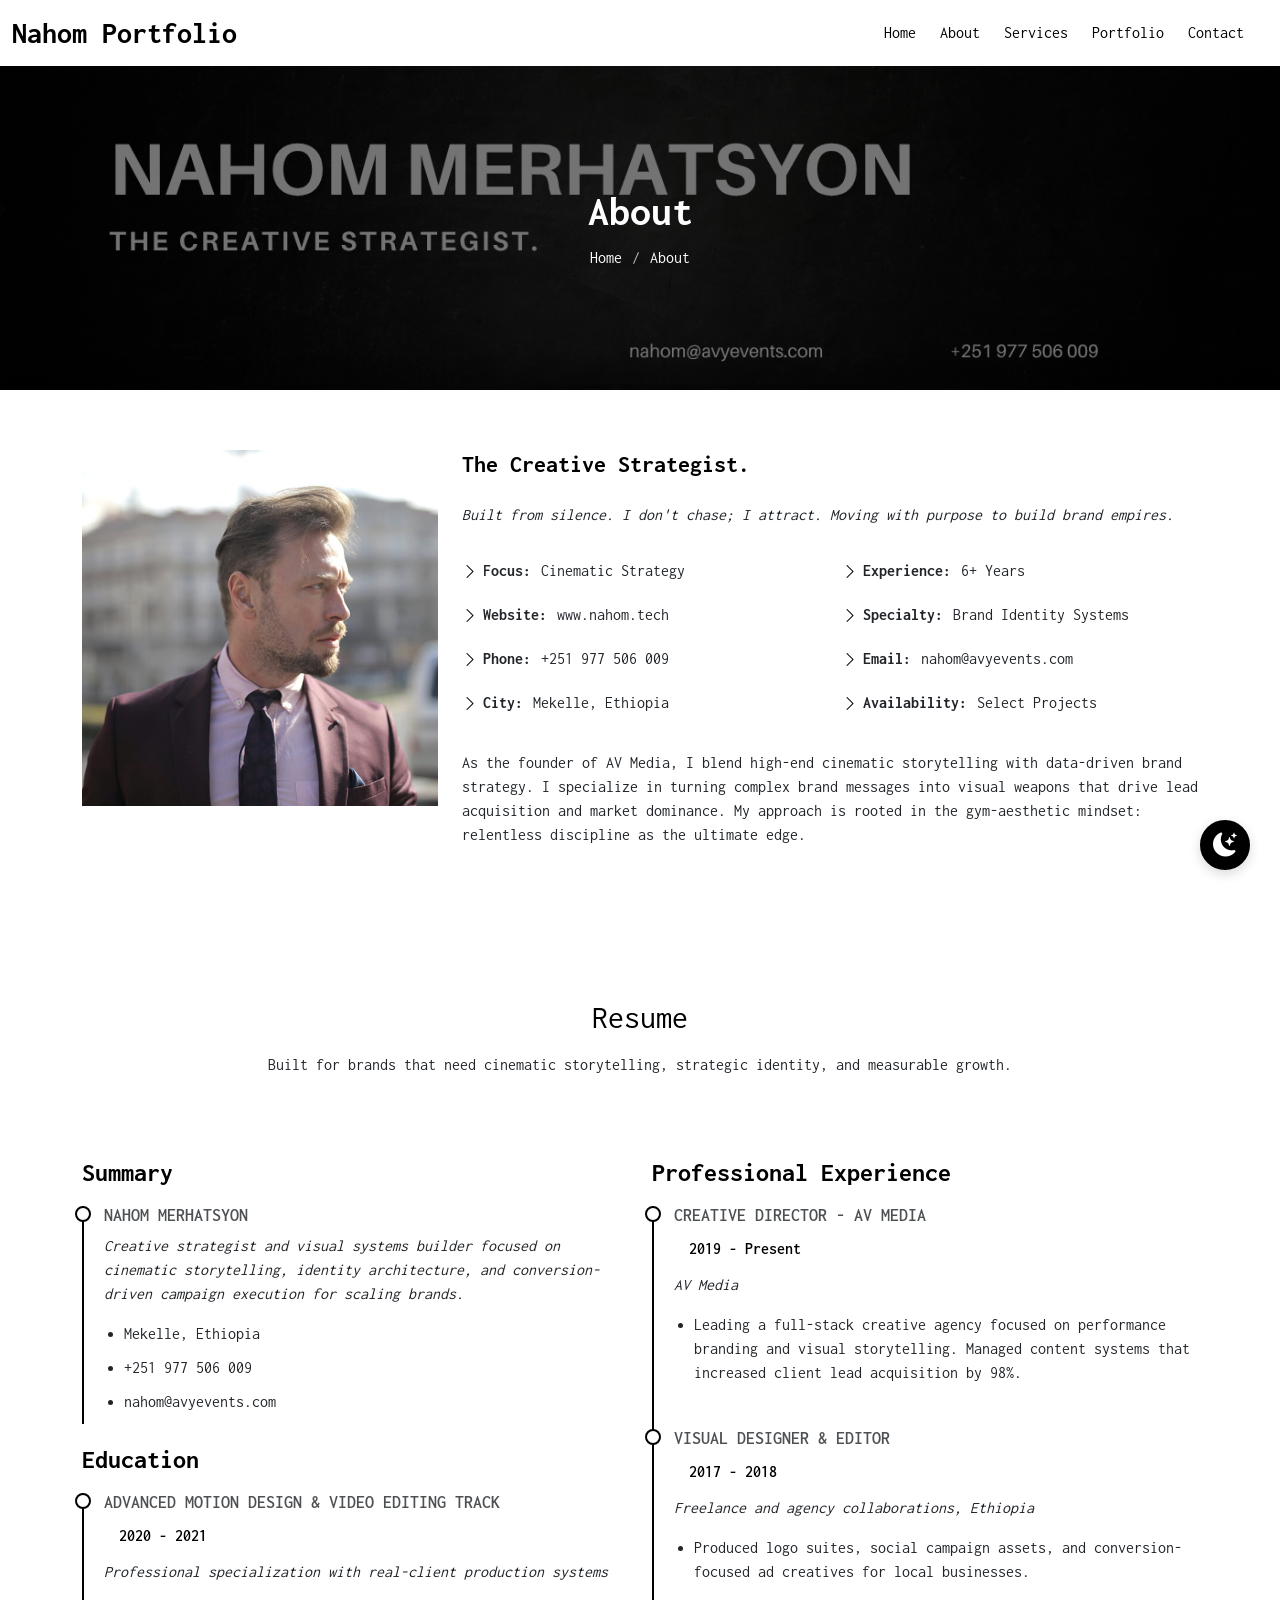
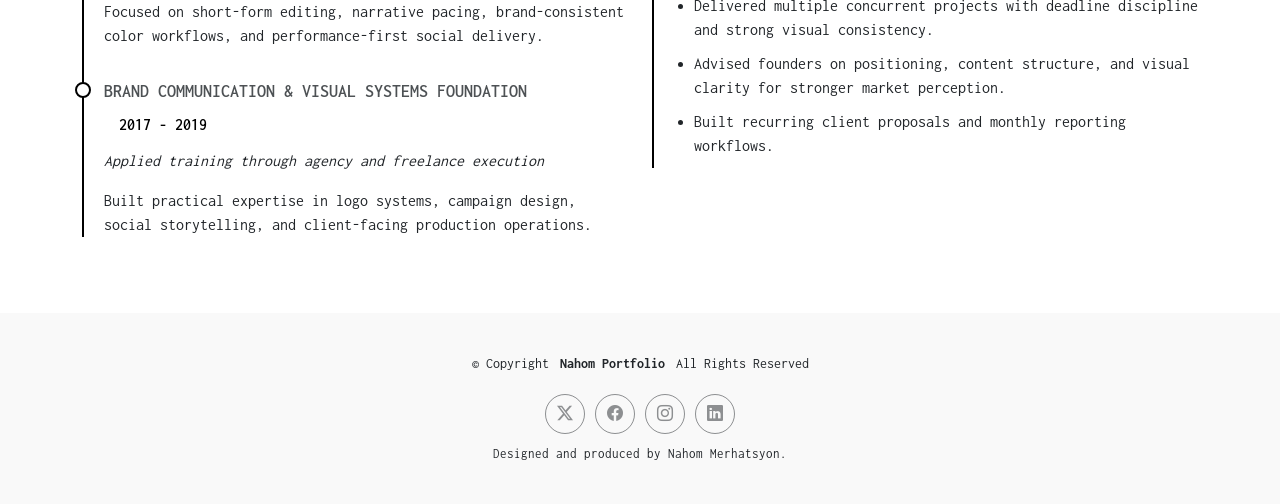
<file: about.html>
﻿<!DOCTYPE html>
<html lang="en">

<head>
  <meta charset="utf-8">
  <meta content="width=device-width, initial-scale=1.0" name="viewport">
  <title>About - Nahom Portfolio</title>
  <meta name="description" content="">
  <meta name="keywords" content="">

  <!-- Favicons -->
  <link href="assets/img/favicon.png" rel="icon">
  <link href="assets/img/apple-touch-icon.png" rel="apple-touch-icon">

  <!-- Fonts -->
  <link href="https://fonts.googleapis.com" rel="preconnect">
  <link href="https://fonts.gstatic.com" rel="preconnect" crossorigin>
  <link href="https://fonts.googleapis.com/css2?family=Inconsolata:wght@200;300;400;500;600;700;800;900&display=swap" rel="stylesheet">

  <!-- Vendor CSS Files -->
  <link href="assets/vendor/bootstrap/css/bootstrap.min.css" rel="stylesheet">
  <link href="assets/vendor/bootstrap-icons/bootstrap-icons.css" rel="stylesheet">
  <link href="assets/vendor/aos/aos.css" rel="stylesheet">
  <link href="assets/vendor/glightbox/css/glightbox.min.css" rel="stylesheet">
  <link href="assets/vendor/swiper/swiper-bundle.min.css" rel="stylesheet">

  <!-- Main CSS File -->
  <link href="assets/css/main.css" rel="stylesheet">

  <!-- Dark Mode CSS -->
  <link href="assets/css/darkmode.css" rel="stylesheet">

  <!-- Brand: Nahom Portfolio | Visual strategy, cinematic storytelling, and identity systems. -->
</head>

<body class="about-page">

  <header id="header" class="header d-flex align-items-center sticky-top">
    <div class="container-fluid  position-relative d-flex align-items-center justify-content-between">

      <a href="index.html" class="logo d-flex align-items-center">
        <!-- Uncomment the line below if you also wish to use an image logo -->
        <!-- <img src="assets/img/logo.png" alt=""> -->
        <h1 class="sitename">Nahom Portfolio</h1>
      </a>

      <ul class="d-none d-xl-flex list-unstyled align-items-center gap-4 mb-0 me-4">
        <li><a href="index.html">Home</a></li>
        <li><a href="about.html" class="active">About</a></li>
        <li><a href="services.html">Services</a></li>
        <li><a href="portfolio.html">Portfolio</a></li>
        <li><a href="contact.html">Contact</a></li>
      </ul>

      <nav id="navmenu" class="navmenu d-xl-none">
        <ul>
          <li><a href="index.html">Home</a></li>
          <li><a href="about.html" class="active">About</a></li>
          <li><a href="services.html">Services</a></li>
          <li><a href="portfolio.html">Portfolio</a></li>
          <li><a href="contact.html">Contact</a></li>
        </ul>
        <i class="mobile-nav-toggle d-xl-none bi bi-list"></i>
      </nav>

    </div>
  </header>

  <main class="main">

    <!-- Page Title -->
    <div class="page-title light-background">
      <div class="container">
        <h1>About</h1>
        <nav class="breadcrumbs">
          <ol>
            <li><a href="index.html">Home</a></li>
            <li class="current">About</li>
          </ol>
        </nav>
      </div>
    </div><!-- End Page Title -->

    <!-- About Section -->
    <section id="about" class="about section">

      <div class="container" data-aos="fade-up" data-aos-delay="100">

        <div class="row gy-4 justify-content-center">
          <div class="col-lg-4">
            <img src="assets/img/profile-img.jpg" class="img-fluid" alt="">
          </div>
          <div class="col-lg-8 content">
            <h2>The Creative Strategist.</h2>
            <p class="fst-italic py-3">
              Built from silence. I don't chase; I attract. Moving with purpose to build brand empires.
            </p>
            <div class="row">
              <div class="col-lg-6">
                <ul>
                  <li><i class="bi bi-chevron-right"></i> <strong>Focus:</strong> <span>Cinematic Strategy</span></li>
                  <li><i class="bi bi-chevron-right"></i> <strong>Website:</strong> <span>www.nahom.tech</span></li>
                  <li><i class="bi bi-chevron-right"></i> <strong>Phone:</strong> <span>+251 977 506 009</span></li>
                  <li><i class="bi bi-chevron-right"></i> <strong>City:</strong> <span>Mekelle, Ethiopia</span></li>
                </ul>
              </div>
              <div class="col-lg-6">
                <ul>
                  <li><i class="bi bi-chevron-right"></i> <strong>Experience:</strong> <span>6+ Years</span></li>
                  <li><i class="bi bi-chevron-right"></i> <strong>Specialty:</strong> <span>Brand Identity Systems</span></li>
                  <li><i class="bi bi-chevron-right"></i> <strong>Email:</strong> <span>nahom@avyevents.com</span></li>
                  <li><i class="bi bi-chevron-right"></i> <strong>Availability:</strong> <span>Select Projects</span></li>
                </ul>
              </div>
            </div>
            <p class="py-3">
              As the founder of AV Media, I blend high-end cinematic storytelling with data-driven brand strategy. I specialize in turning complex brand messages into visual weapons that drive lead acquisition and market dominance. My approach is rooted in the gym-aesthetic mindset: relentless discipline as the ultimate edge.
            </p>
          </div>
        </div>

      </div>

    </section><!-- /About Section -->

    <!-- Resume Section -->
    <section id="resume" class="resume section">

      <!-- Section Title -->
      <div class="container section-title" data-aos="fade-up">
        <h2>Resume</h2>
        <p>Built for brands that need cinematic storytelling, strategic identity, and measurable growth.</p>
      </div><!-- End Section Title -->

      <div class="container">

        <div class="row">

          <div class="col-lg-6" data-aos="fade-up" data-aos-delay="100">
            <h3 class="resume-title">Summary</h3>

            <div class="resume-item pb-0">
              <h4>Nahom Merhatsyon</h4>
              <p><em>Creative strategist and visual systems builder focused on cinematic storytelling, identity architecture, and conversion-driven campaign execution for scaling brands.</em></p>
              <ul>
                <li>Mekelle, Ethiopia</li>
                <li>+251 977 506 009</li>
                <li>nahom@avyevents.com</li>
              </ul>
            </div><!-- Edn Resume Item -->

            <h3 class="resume-title">Education</h3>
            <div class="resume-item">
              <h4>Advanced Motion Design &amp; Video Editing Track</h4>
              <h5>2020 - 2021</h5>
              <p><em>Professional specialization with real-client production systems</em></p>
              <p>Focused on short-form editing, narrative pacing, brand-consistent color workflows, and performance-first social delivery.</p>
            </div><!-- Edn Resume Item -->

            <div class="resume-item">
              <h4>Brand Communication &amp; Visual Systems Foundation</h4>
              <h5>2017 - 2019</h5>
              <p><em>Applied training through agency and freelance execution</em></p>
              <p>Built practical expertise in logo systems, campaign design, social storytelling, and client-facing production operations.</p>
            </div><!-- Edn Resume Item -->

          </div>

          <div class="col-lg-6" data-aos="fade-up" data-aos-delay="200">
            <h3 class="resume-title">Professional Experience</h3>
            <div class="resume-item">
              <h4>Creative Director - AV Media</h4>
              <h5>2019 - Present</h5>
              <p><em>AV Media</em></p>
              <ul>
                <li>Leading a full-stack creative agency focused on performance branding and visual storytelling. Managed content systems that increased client lead acquisition by 98%.</li>
              </ul>
            </div><!-- Edn Resume Item -->

            <div class="resume-item">
              <h4>Visual Designer &amp; Editor</h4>
              <h5>2017 - 2018</h5>
              <p><em>Freelance and agency collaborations, Ethiopia</em></p>
              <ul>
                <li>Produced logo suites, social campaign assets, and conversion-focused ad creatives for local businesses.</li>
                <li>Delivered multiple concurrent projects with deadline discipline and strong visual consistency.</li>
                <li>Advised founders on positioning, content structure, and visual clarity for stronger market perception.</li>
                <li>Built recurring client proposals and monthly reporting workflows.</li>
              </ul>
            </div><!-- Edn Resume Item -->

          </div>

        </div>

      </div>

    </section><!-- /Resume Section -->

  </main>

  <footer id="footer" class="footer light-background">

    <div class="container">
      <div class="copyright text-center ">
        <p>© <span>Copyright</span> <strong class="px-1 sitename">Nahom Portfolio</strong> <span>All Rights Reserved</span></p>
      </div>
      <div class="social-links d-flex justify-content-center">
        <a href=""><i class="bi bi-twitter-x"></i></a>
        <a href=""><i class="bi bi-facebook"></i></a>
        <a href=""><i class="bi bi-instagram"></i></a>
        <a href=""><i class="bi bi-linkedin"></i></a>
      </div>
      <div class="credits">Designed and produced by Nahom Merhatsyon.</div>
    </div>

  </footer>

  <!-- Scroll Top -->
  <a href="#" id="scroll-top" class="scroll-top d-flex align-items-center justify-content-center"><i class="bi bi-arrow-up-short"></i></a>

  <!-- Preloader -->
  <div id="preloader"></div>

  <!-- Vendor JS Files -->
  <script src="assets/vendor/bootstrap/js/bootstrap.bundle.min.js"></script>
  <script src="assets/vendor/php-email-form/validate.js"></script>
  <script src="assets/vendor/aos/aos.js"></script>
  <script src="assets/vendor/glightbox/js/glightbox.min.js"></script>
  <script src="assets/vendor/imagesloaded/imagesloaded.pkgd.min.js"></script>
  <script src="assets/vendor/isotope-layout/isotope.pkgd.min.js"></script>
  <script src="assets/vendor/swiper/swiper-bundle.min.js"></script>

  <!-- Main JS File -->
  <script src="assets/js/main.js"></script>

  <!-- Dark Mode JS -->
  <script src="assets/js/darkmode.js"></script>

</body>

</html>
</file>
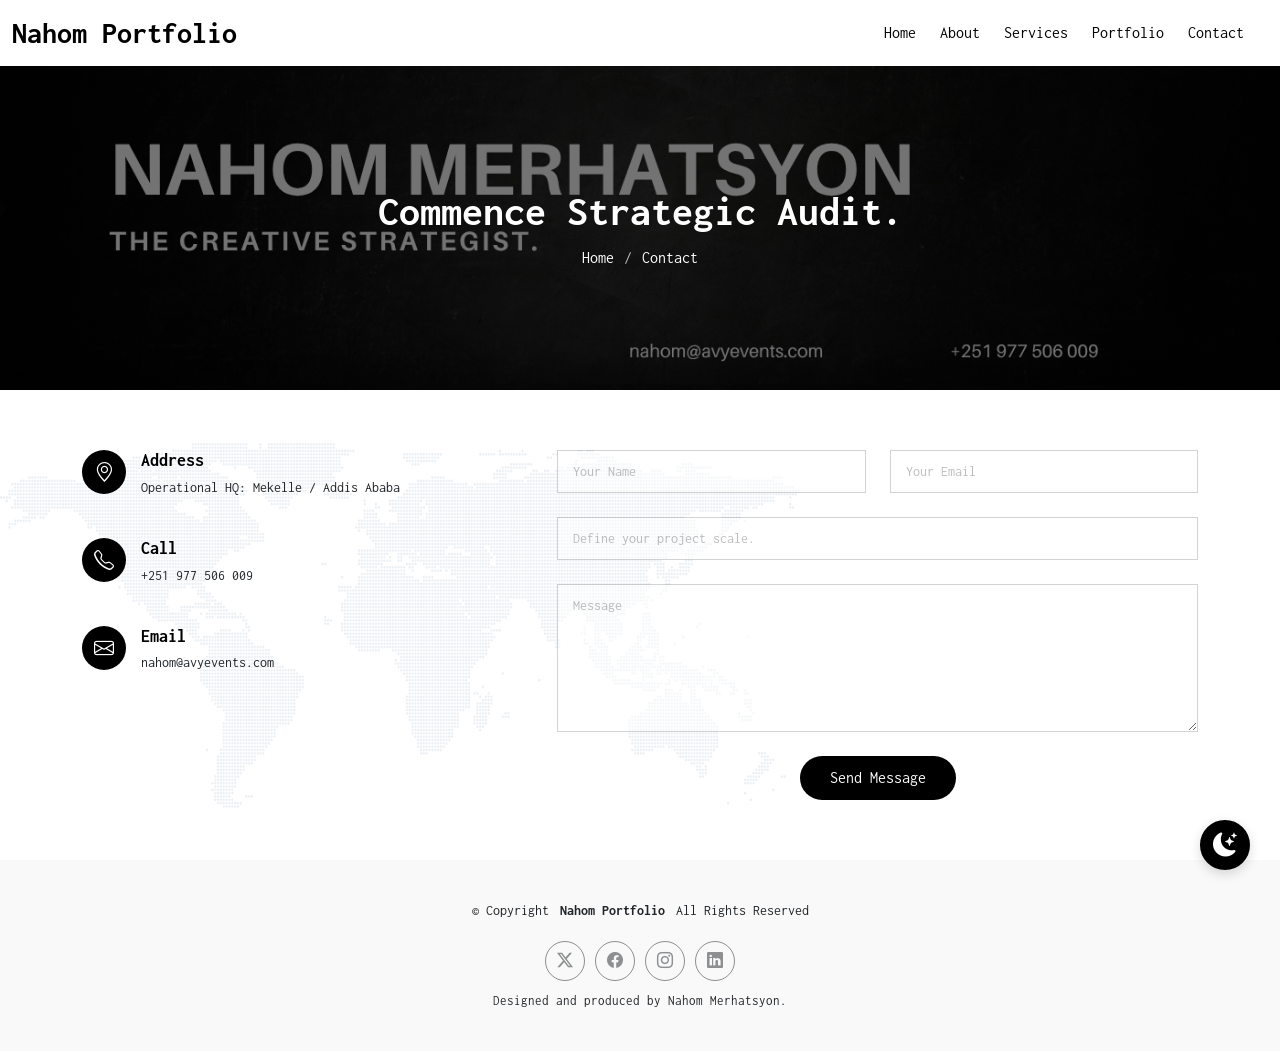
<file: contact.html>
﻿<!DOCTYPE html>
<html lang="en">

<head>
  <meta charset="utf-8">
  <meta content="width=device-width, initial-scale=1.0" name="viewport">
  <title>Contact - Nahom Portfolio</title>
  <meta name="description" content="">
  <meta name="keywords" content="">

  <!-- Favicons -->
  <link href="assets/img/favicon.png" rel="icon">
  <link href="assets/img/apple-touch-icon.png" rel="apple-touch-icon">

  <!-- Fonts -->
  <link href="https://fonts.googleapis.com" rel="preconnect">
  <link href="https://fonts.gstatic.com" rel="preconnect" crossorigin>
  <link href="https://fonts.googleapis.com/css2?family=Inconsolata:wght@200;300;400;500;600;700;800;900&display=swap" rel="stylesheet">

  <!-- Vendor CSS Files -->
  <link href="assets/vendor/bootstrap/css/bootstrap.min.css" rel="stylesheet">
  <link href="assets/vendor/bootstrap-icons/bootstrap-icons.css" rel="stylesheet">
  <link href="assets/vendor/aos/aos.css" rel="stylesheet">
  <link href="assets/vendor/glightbox/css/glightbox.min.css" rel="stylesheet">
  <link href="assets/vendor/swiper/swiper-bundle.min.css" rel="stylesheet">

  <!-- Main CSS File -->
  <link href="assets/css/main.css" rel="stylesheet">

  <!-- Dark Mode CSS -->
  <link href="assets/css/darkmode.css" rel="stylesheet">

  <!-- Brand: Nahom Portfolio | Visual strategy, cinematic storytelling, and identity systems. -->
</head>

<body class="contact-page">

  <header id="header" class="header d-flex align-items-center sticky-top">
    <div class="container-fluid  position-relative d-flex align-items-center justify-content-between">

      <a href="index.html" class="logo d-flex align-items-center">
        <!-- Uncomment the line below if you also wish to use an image logo -->
        <!-- <img src="assets/img/logo.png" alt=""> -->
        <h1 class="sitename">Nahom Portfolio</h1>
      </a>

      <ul class="d-none d-xl-flex list-unstyled align-items-center gap-4 mb-0 me-4">
        <li><a href="index.html">Home</a></li>
        <li><a href="about.html">About</a></li>
        <li><a href="services.html">Services</a></li>
        <li><a href="portfolio.html">Portfolio</a></li>
        <li><a href="contact.html" class="active">Contact</a></li>
      </ul>

      <nav id="navmenu" class="navmenu d-xl-none">
        <ul>
          <li><a href="index.html">Home</a></li>
          <li><a href="about.html">About</a></li>
          <li><a href="services.html">Services</a></li>
          <li><a href="portfolio.html">Portfolio</a></li>
          <li><a href="contact.html" class="active">Contact</a></li>
        </ul>
        <i class="mobile-nav-toggle d-xl-none bi bi-list"></i>
      </nav>

    </div>
  </header>

  <main class="main">

    <!-- Page Title -->
    <div class="page-title light-background">
      <div class="container">
        <h1>Commence Strategic Audit.</h1>
        <nav class="breadcrumbs">
          <ol>
            <li><a href="index.html">Home</a></li>
            <li class="current">Contact</li>
          </ol>
        </nav>
      </div>
    </div><!-- End Page Title -->

    <!-- Contact Section -->
    <section id="contact" class="contact section">

      <div class="container position-relative" data-aos="fade-up" data-aos-delay="100">

        <div class="row gy-4">

          <div class="col-lg-5">
            <div class="info-item d-flex" data-aos="fade-up" data-aos-delay="200">
              <i class="bi bi-geo-alt flex-shrink-0"></i>
              <div>
                <h3>Address</h3>
                <p>Operational HQ: Mekelle / Addis Ababa</p>
              </div>
            </div><!-- End Info Item -->

            <div class="info-item d-flex" data-aos="fade-up" data-aos-delay="300">
              <i class="bi bi-telephone flex-shrink-0"></i>
              <div>
                <h3>Call</h3>
                <p>+251 977 506 009</p>
              </div>
            </div><!-- End Info Item -->

            <div class="info-item d-flex" data-aos="fade-up" data-aos-delay="400">
              <i class="bi bi-envelope flex-shrink-0"></i>
              <div>
                <h3>Email<br></h3>
                <p>nahom@avyevents.com</p>
              </div>
            </div><!-- End Info Item -->

          </div>

          <div class="col-lg-7">
            <form action="forms/contact.php" method="post" class="php-email-form" data-aos="fade-up" data-aos-delay="500">
              <div class="row gy-4">

                <div class="col-md-6">
                  <input type="text" name="name" class="form-control" placeholder="Your Name" required="">
                </div>

                <div class="col-md-6 ">
                  <input type="email" class="form-control" name="email" placeholder="Your Email" required="">
                </div>

                <div class="col-md-12">
                  <input type="text" class="form-control" name="subject" placeholder="Define your project scale." required="">
                </div>

                <div class="col-md-12">
                  <textarea class="form-control" name="message" rows="6" placeholder="Message" required=""></textarea>
                </div>

                <div class="col-md-12 text-center">
                  <div class="loading">Loading</div>
                  <div class="error-message"></div>
                  <div class="sent-message">Your message has been sent. Thank you!</div>

                  <button type="submit">Send Message</button>
                </div>

              </div>
            </form>
          </div><!-- End Contact Form -->

        </div>

      </div>

    </section><!-- /Contact Section -->

  </main>

  <footer id="footer" class="footer light-background">

    <div class="container">
      <div class="copyright text-center ">
        <p>© <span>Copyright</span> <strong class="px-1 sitename">Nahom Portfolio</strong> <span>All Rights Reserved</span></p>
      </div>
      <div class="social-links d-flex justify-content-center">
        <a href=""><i class="bi bi-twitter-x"></i></a>
        <a href=""><i class="bi bi-facebook"></i></a>
        <a href=""><i class="bi bi-instagram"></i></a>
        <a href=""><i class="bi bi-linkedin"></i></a>
      </div>
      <div class="credits">Designed and produced by Nahom Merhatsyon.</div>
    </div>

  </footer>

  <!-- Scroll Top -->
  <a href="#" id="scroll-top" class="scroll-top d-flex align-items-center justify-content-center"><i class="bi bi-arrow-up-short"></i></a>

  <!-- Preloader -->
  <div id="preloader"></div>

  <!-- Vendor JS Files -->
  <script src="assets/vendor/bootstrap/js/bootstrap.bundle.min.js"></script>
  <script src="assets/vendor/php-email-form/validate.js"></script>
  <script src="assets/vendor/aos/aos.js"></script>
  <script src="assets/vendor/glightbox/js/glightbox.min.js"></script>
  <script src="assets/vendor/imagesloaded/imagesloaded.pkgd.min.js"></script>
  <script src="assets/vendor/isotope-layout/isotope.pkgd.min.js"></script>
  <script src="assets/vendor/swiper/swiper-bundle.min.js"></script>

  <!-- Main JS File -->
  <script src="assets/js/main.js"></script>

  <!-- Dark Mode JS -->
  <script src="assets/js/darkmode.js"></script>

</body>

</html>
</file>
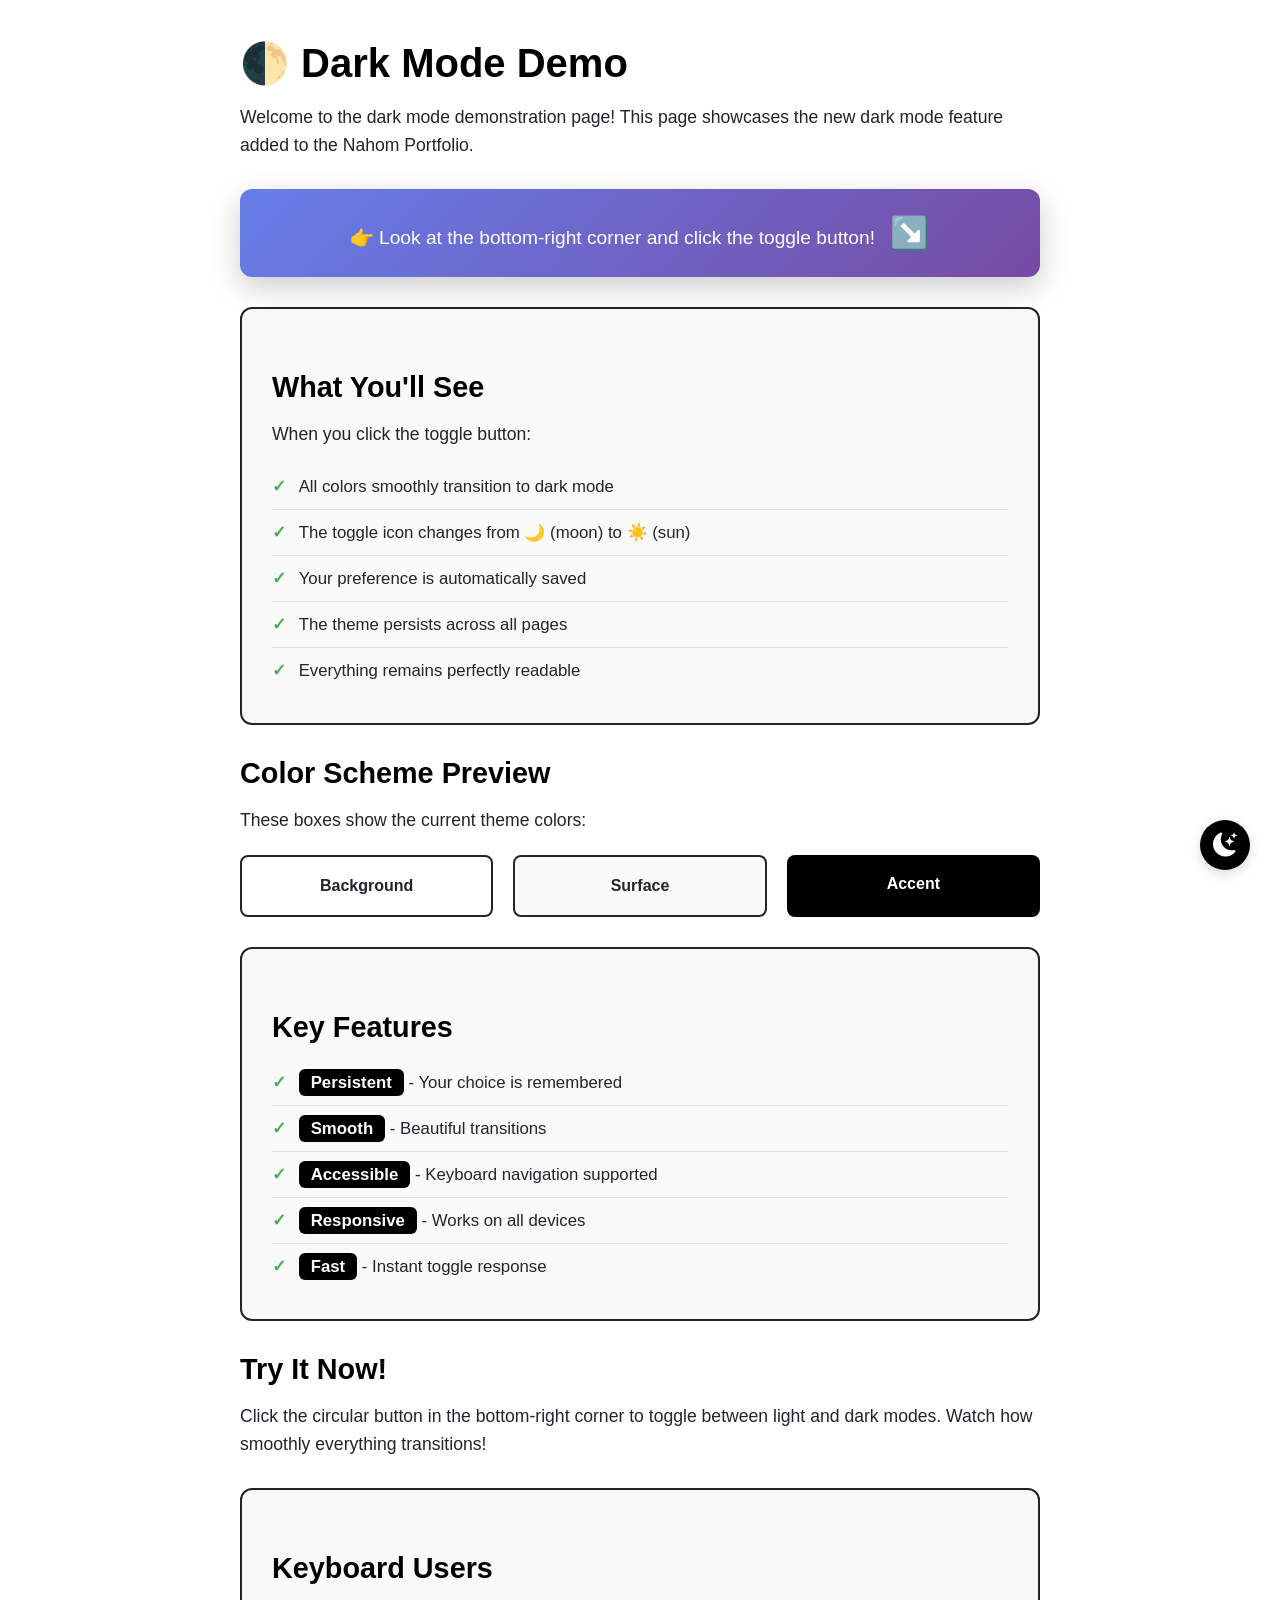
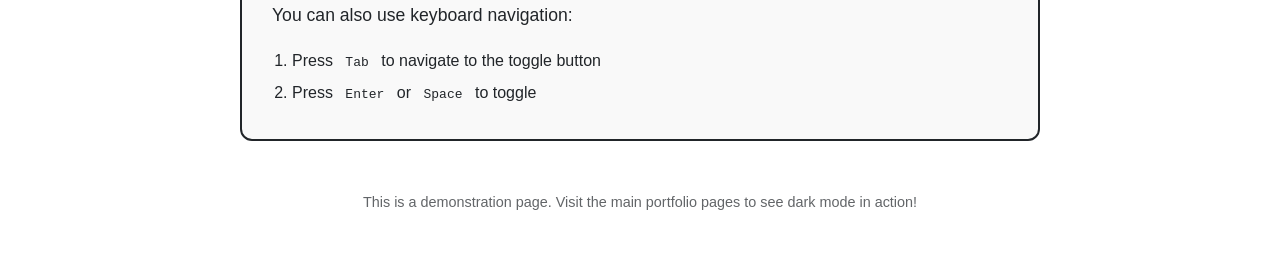
<file: DEMO.html>
<!DOCTYPE html>
<html lang="en">
<head>
  <meta charset="utf-8">
  <meta content="width=device-width, initial-scale=1.0" name="viewport">
  <title>Dark Mode Demo - Nahom Portfolio</title>
  
  <!-- Bootstrap Icons -->
  <link href="assets/vendor/bootstrap-icons/bootstrap-icons.css" rel="stylesheet">
  
  <!-- Dark Mode CSS -->
  <link href="assets/css/darkmode.css" rel="stylesheet">
  
  <style>
    * {
      margin: 0;
      padding: 0;
      box-sizing: border-box;
    }
    
    body {
      font-family: -apple-system, BlinkMacSystemFont, 'Segoe UI', Roboto, 'Helvetica Neue', Arial, sans-serif;
      background-color: var(--background-color, #ffffff);
      color: var(--default-color, #212529);
      transition: background-color 0.3s ease, color 0.3s ease;
      padding: 40px 20px;
      min-height: 100vh;
    }
    
    .container {
      max-width: 800px;
      margin: 0 auto;
    }
    
    h1 {
      font-size: 2.5rem;
      margin-bottom: 1rem;
      color: var(--heading-color, #000000);
    }
    
    h2 {
      font-size: 1.8rem;
      margin-top: 2rem;
      margin-bottom: 1rem;
      color: var(--heading-color, #000000);
    }
    
    p {
      line-height: 1.6;
      margin-bottom: 1rem;
      font-size: 1.1rem;
    }
    
    .demo-box {
      background-color: var(--surface-color, #f9f9f9);
      border: 2px solid var(--default-color, #212529);
      border-radius: 12px;
      padding: 30px;
      margin: 30px 0;
      transition: all 0.3s ease;
    }
    
    .feature-list {
      list-style: none;
      padding: 0;
    }
    
    .feature-list li {
      padding: 12px 0;
      border-bottom: 1px solid rgba(128, 128, 128, 0.2);
      font-size: 1.05rem;
    }
    
    .feature-list li:last-child {
      border-bottom: none;
    }
    
    .feature-list li::before {
      content: "✓ ";
      color: #4CAF50;
      font-weight: bold;
      margin-right: 8px;
    }
    
    .highlight {
      background-color: var(--accent-color, #000000);
      color: var(--contrast-color, #ffffff);
      padding: 4px 12px;
      border-radius: 6px;
      font-weight: 600;
    }
    
    .instruction {
      background: linear-gradient(135deg, #667eea 0%, #764ba2 100%);
      color: white;
      padding: 25px;
      border-radius: 12px;
      margin: 30px 0;
      text-align: center;
      font-size: 1.2rem;
      font-weight: 500;
      box-shadow: 0 10px 30px rgba(0, 0, 0, 0.2);
    }
    
    .arrow {
      font-size: 2rem;
      animation: bounce 2s infinite;
      display: inline-block;
      margin-left: 10px;
    }
    
    @keyframes bounce {
      0%, 20%, 50%, 80%, 100% {
        transform: translateY(0);
      }
      40% {
        transform: translateY(-10px);
      }
      60% {
        transform: translateY(-5px);
      }
    }
    
    .color-demo {
      display: grid;
      grid-template-columns: repeat(auto-fit, minmax(150px, 1fr));
      gap: 20px;
      margin: 20px 0;
    }
    
    .color-box {
      padding: 20px;
      border-radius: 8px;
      text-align: center;
      font-weight: 600;
      transition: all 0.3s ease;
    }
    
    .color-box.bg {
      background-color: var(--background-color, #ffffff);
      border: 2px solid var(--default-color, #212529);
    }
    
    .color-box.surface {
      background-color: var(--surface-color, #f9f9f9);
      border: 2px solid var(--default-color, #212529);
    }
    
    .color-box.accent {
      background-color: var(--accent-color, #000000);
      color: var(--contrast-color, #ffffff);
    }
    
    @media (max-width: 768px) {
      h1 {
        font-size: 2rem;
      }
      
      h2 {
        font-size: 1.5rem;
      }
      
      .demo-box {
        padding: 20px;
      }
    }
  </style>
</head>

<body>
  <div class="container">
    <h1>🌓 Dark Mode Demo</h1>
    <p>Welcome to the dark mode demonstration page! This page showcases the new dark mode feature added to the Nahom Portfolio.</p>
    
    <div class="instruction">
      👉 Look at the bottom-right corner and click the toggle button! <span class="arrow">↘️</span>
    </div>
    
    <div class="demo-box">
      <h2>What You'll See</h2>
      <p>When you click the toggle button:</p>
      <ul class="feature-list">
        <li>All colors smoothly transition to dark mode</li>
        <li>The toggle icon changes from 🌙 (moon) to ☀️ (sun)</li>
        <li>Your preference is automatically saved</li>
        <li>The theme persists across all pages</li>
        <li>Everything remains perfectly readable</li>
      </ul>
    </div>
    
    <h2>Color Scheme Preview</h2>
    <p>These boxes show the current theme colors:</p>
    
    <div class="color-demo">
      <div class="color-box bg">
        Background
      </div>
      <div class="color-box surface">
        Surface
      </div>
      <div class="color-box accent">
        Accent
      </div>
    </div>
    
    <div class="demo-box">
      <h2>Key Features</h2>
      <ul class="feature-list">
        <li><span class="highlight">Persistent</span> - Your choice is remembered</li>
        <li><span class="highlight">Smooth</span> - Beautiful transitions</li>
        <li><span class="highlight">Accessible</span> - Keyboard navigation supported</li>
        <li><span class="highlight">Responsive</span> - Works on all devices</li>
        <li><span class="highlight">Fast</span> - Instant toggle response</li>
      </ul>
    </div>
    
    <h2>Try It Now!</h2>
    <p>Click the circular button in the bottom-right corner to toggle between light and dark modes. Watch how smoothly everything transitions!</p>
    
    <div class="demo-box">
      <h2>Keyboard Users</h2>
      <p>You can also use keyboard navigation:</p>
      <ol style="padding-left: 20px; line-height: 2;">
        <li>Press <kbd style="background: var(--surface-color); padding: 4px 8px; border-radius: 4px; border: 1px solid var(--default-color);">Tab</kbd> to navigate to the toggle button</li>
        <li>Press <kbd style="background: var(--surface-color); padding: 4px 8px; border-radius: 4px; border: 1px solid var(--default-color);">Enter</kbd> or <kbd style="background: var(--surface-color); padding: 4px 8px; border-radius: 4px; border: 1px solid var(--default-color);">Space</kbd> to toggle</li>
      </ol>
    </div>
    
    <p style="text-align: center; margin-top: 50px; font-size: 0.9rem; opacity: 0.7;">
      This is a demonstration page. Visit the main portfolio pages to see dark mode in action!
    </p>
  </div>
  
  <!-- Dark Mode JS -->
  <script src="assets/js/darkmode.js"></script>
</body>
</html>
</file>
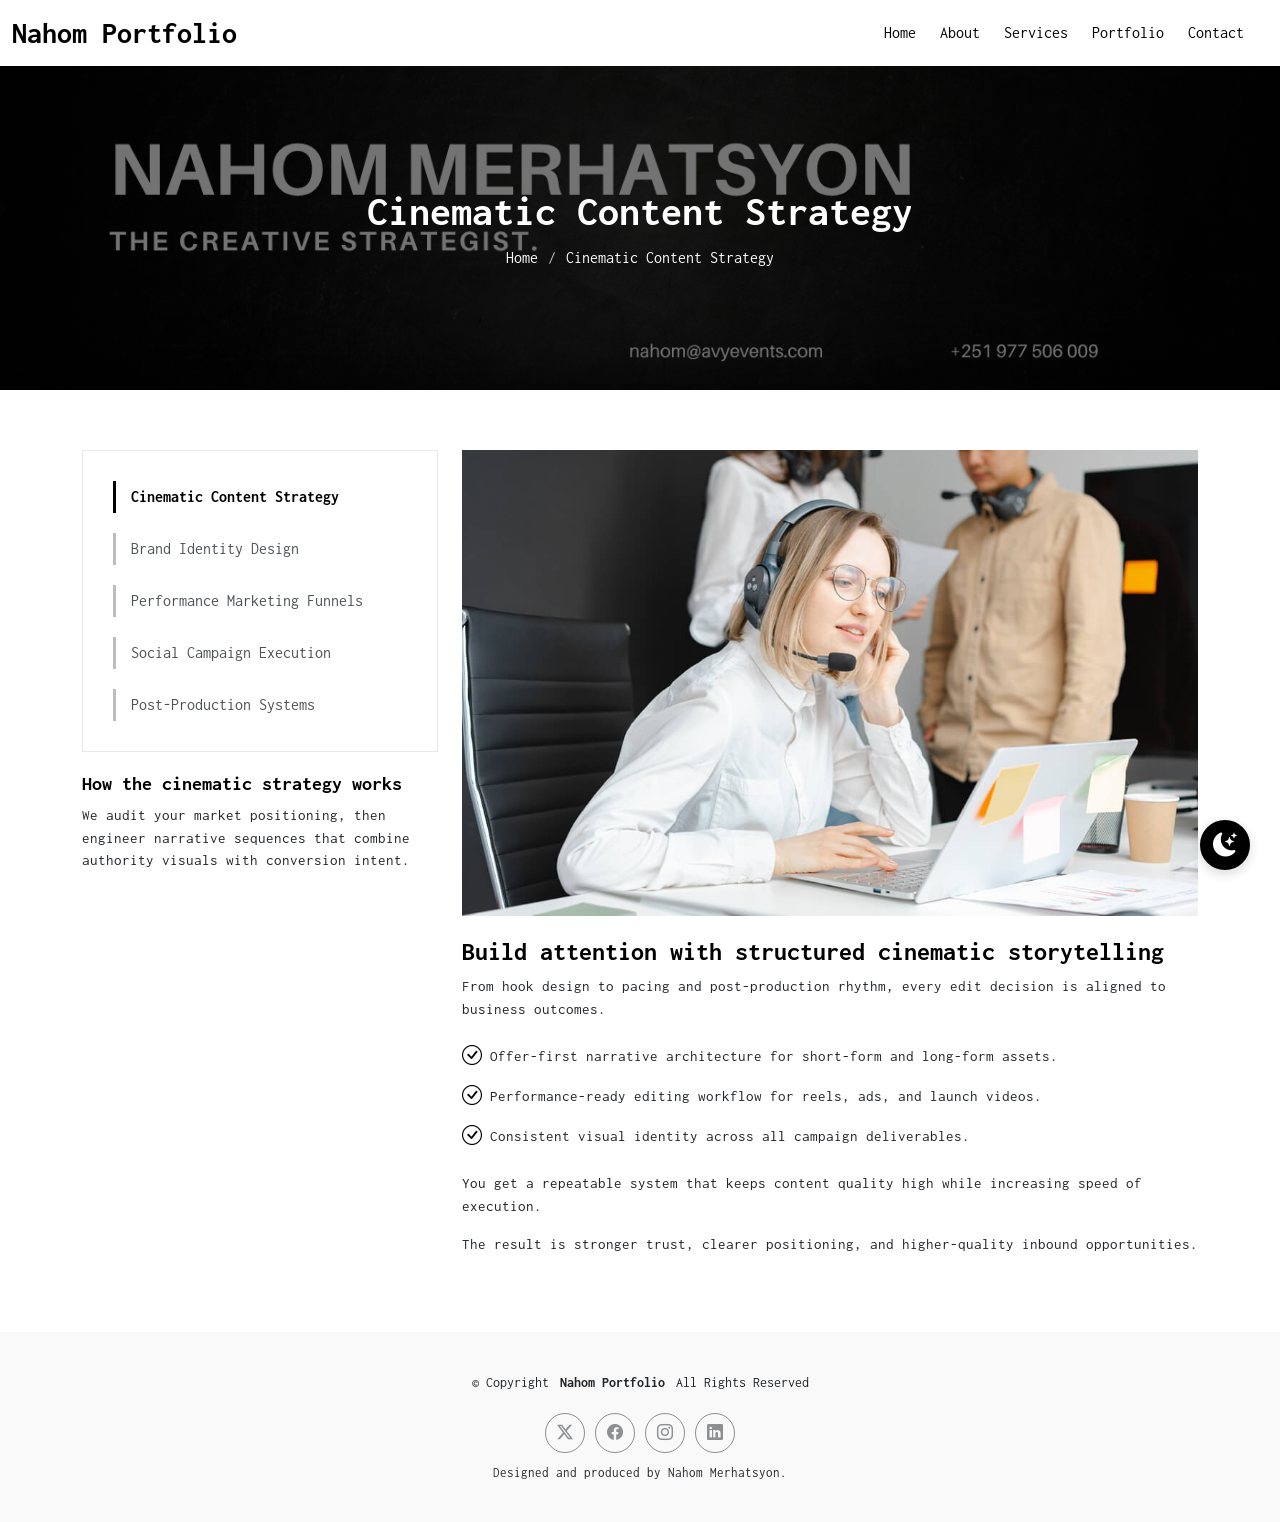
<file: service-details.html>
﻿<!DOCTYPE html>
<html lang="en">

<head>
  <meta charset="utf-8">
  <meta content="width=device-width, initial-scale=1.0" name="viewport">
  <title>Service Details - Nahom Portfolio</title>
  <meta name="description" content="">
  <meta name="keywords" content="">

  <!-- Favicons -->
  <link href="assets/img/favicon.png" rel="icon">
  <link href="assets/img/apple-touch-icon.png" rel="apple-touch-icon">

  <!-- Fonts -->
  <link href="https://fonts.googleapis.com" rel="preconnect">
  <link href="https://fonts.gstatic.com" rel="preconnect" crossorigin>
  <link href="https://fonts.googleapis.com/css2?family=Inconsolata:wght@200;300;400;500;600;700;800;900&display=swap" rel="stylesheet">

  <!-- Vendor CSS Files -->
  <link href="assets/vendor/bootstrap/css/bootstrap.min.css" rel="stylesheet">
  <link href="assets/vendor/bootstrap-icons/bootstrap-icons.css" rel="stylesheet">
  <link href="assets/vendor/aos/aos.css" rel="stylesheet">
  <link href="assets/vendor/glightbox/css/glightbox.min.css" rel="stylesheet">
  <link href="assets/vendor/swiper/swiper-bundle.min.css" rel="stylesheet">

  <!-- Main CSS File -->
  <link href="assets/css/main.css" rel="stylesheet">

  <!-- Dark Mode CSS -->
  <link href="assets/css/darkmode.css" rel="stylesheet">

  <!-- Brand: Nahom Portfolio | Visual strategy, cinematic storytelling, and identity systems. -->
</head>

<body class="service-details-page">

  <header id="header" class="header d-flex align-items-center sticky-top">
    <div class="container-fluid  position-relative d-flex align-items-center justify-content-between">

      <a href="index.html" class="logo d-flex align-items-center">
        <!-- Uncomment the line below if you also wish to use an image logo -->
        <!-- <img src="assets/img/logo.png" alt=""> -->
        <h1 class="sitename">Nahom Portfolio</h1>
      </a>

      <ul class="d-none d-xl-flex list-unstyled align-items-center gap-4 mb-0 me-4">
        <li><a href="index.html">Home</a></li>
        <li><a href="about.html">About</a></li>
        <li><a href="services.html" class="active">Services</a></li>
        <li><a href="portfolio.html">Portfolio</a></li>
        <li><a href="contact.html">Contact</a></li>
      </ul>

      <nav id="navmenu" class="navmenu d-xl-none">
        <ul>
          <li><a href="index.html">Home</a></li>
          <li><a href="about.html">About</a></li>
          <li><a href="services.html">Services</a></li>
          <li><a href="portfolio.html">Portfolio</a></li>
          <li><a href="contact.html">Contact</a></li>
        </ul>
        <i class="mobile-nav-toggle d-xl-none bi bi-list"></i>
      </nav>

    </div>
  </header>

  <main class="main">

    <!-- Page Title -->
    <div class="page-title light-background">
      <div class="container">
        <h1>Service Details</h1>
        <nav class="breadcrumbs">
          <ol>
            <li><a href="index.html">Home</a></li>
            <li class="current">Service Details</li>
          </ol>
        </nav>
      </div>
    </div><!-- End Page Title -->

    <!-- Service Details Section -->
    <section id="service-details" class="service-details section">

      <div class="container">

        <div class="row gy-4">

          <div class="col-lg-4" data-aos="fade-up" data-aos-delay="100">
            <div class="services-list">
              <a href="#" class="active">Cinematic Content Strategy</a>
              <a href="#">Brand Identity Design</a>
              <a href="#">Performance Marketing Funnels</a>
              <a href="#">Social Campaign Execution</a>
              <a href="#">Post-Production Systems</a>
            </div>

            <h4>How the engagement works</h4>
            <p>Every project starts with a strategic audit, then moves into message architecture, visual direction, and content execution. The goal is clear: build a brand system that attracts attention and converts it into qualified demand.</p>
          </div>

          <div class="col-lg-8" data-aos="fade-up" data-aos-delay="200">
            <img src="assets/img/services.jpg" alt="" class="img-fluid services-img">
            <h3>From brand diagnosis to high-conversion creative execution</h3>
            <p>
              We engineer content systems that combine sharp storytelling, strong visual identity, and performance intent. This creates consistent market perception and removes guesswork from growth.
            </p>
            <ul>
              <li><i class="bi bi-check-circle"></i> <span>Strategic content pillars aligned to your revenue goals.</span></li>
              <li><i class="bi bi-check-circle"></i> <span>Identity-led creative direction across video and static formats.</span></li>
              <li><i class="bi bi-check-circle"></i> <span>Execution dashboards for consistency, speed, and measurable impact.</span></li>
            </ul>
            <p>
              Whether you are launching, repositioning, or scaling, we build a visual system that stays premium under pressure and performs in real campaign environments.
            </p>
            <p>
              The result is a unified brand presence: clearer positioning, stronger trust signals, and creative assets designed for both attention and conversion.
            </p>
          </div>

        </div>

      </div>

    </section><!-- /Service Details Section -->

  </main>

  <footer id="footer" class="footer light-background">

    <div class="container">
      <div class="copyright text-center ">
        <p>© <span>Copyright</span> <strong class="px-1 sitename">Nahom Portfolio</strong> <span>All Rights Reserved</span></p>
      </div>
      <div class="social-links d-flex justify-content-center">
        <a href=""><i class="bi bi-twitter-x"></i></a>
        <a href=""><i class="bi bi-facebook"></i></a>
        <a href=""><i class="bi bi-instagram"></i></a>
        <a href=""><i class="bi bi-linkedin"></i></a>
      </div>
      <div class="credits">Designed and produced by Nahom Merhatsyon.</div>
    </div>

  </footer>

  <!-- Scroll Top -->
  <a href="#" id="scroll-top" class="scroll-top d-flex align-items-center justify-content-center"><i class="bi bi-arrow-up-short"></i></a>

  <!-- Preloader -->
  <div id="preloader"></div>

  <!-- Vendor JS Files -->
  <script src="assets/vendor/bootstrap/js/bootstrap.bundle.min.js"></script>
  <script src="assets/vendor/php-email-form/validate.js"></script>
  <script src="assets/vendor/aos/aos.js"></script>
  <script src="assets/vendor/glightbox/js/glightbox.min.js"></script>
  <script src="assets/vendor/imagesloaded/imagesloaded.pkgd.min.js"></script>
  <script src="assets/vendor/isotope-layout/isotope.pkgd.min.js"></script>
  <script src="assets/vendor/swiper/swiper-bundle.min.js"></script>

  <!-- Main JS File -->
  <script src="assets/js/main.js"></script>

  <!-- Dark Mode JS -->
  <script src="assets/js/darkmode.js"></script>

</body>

</html>
</file>
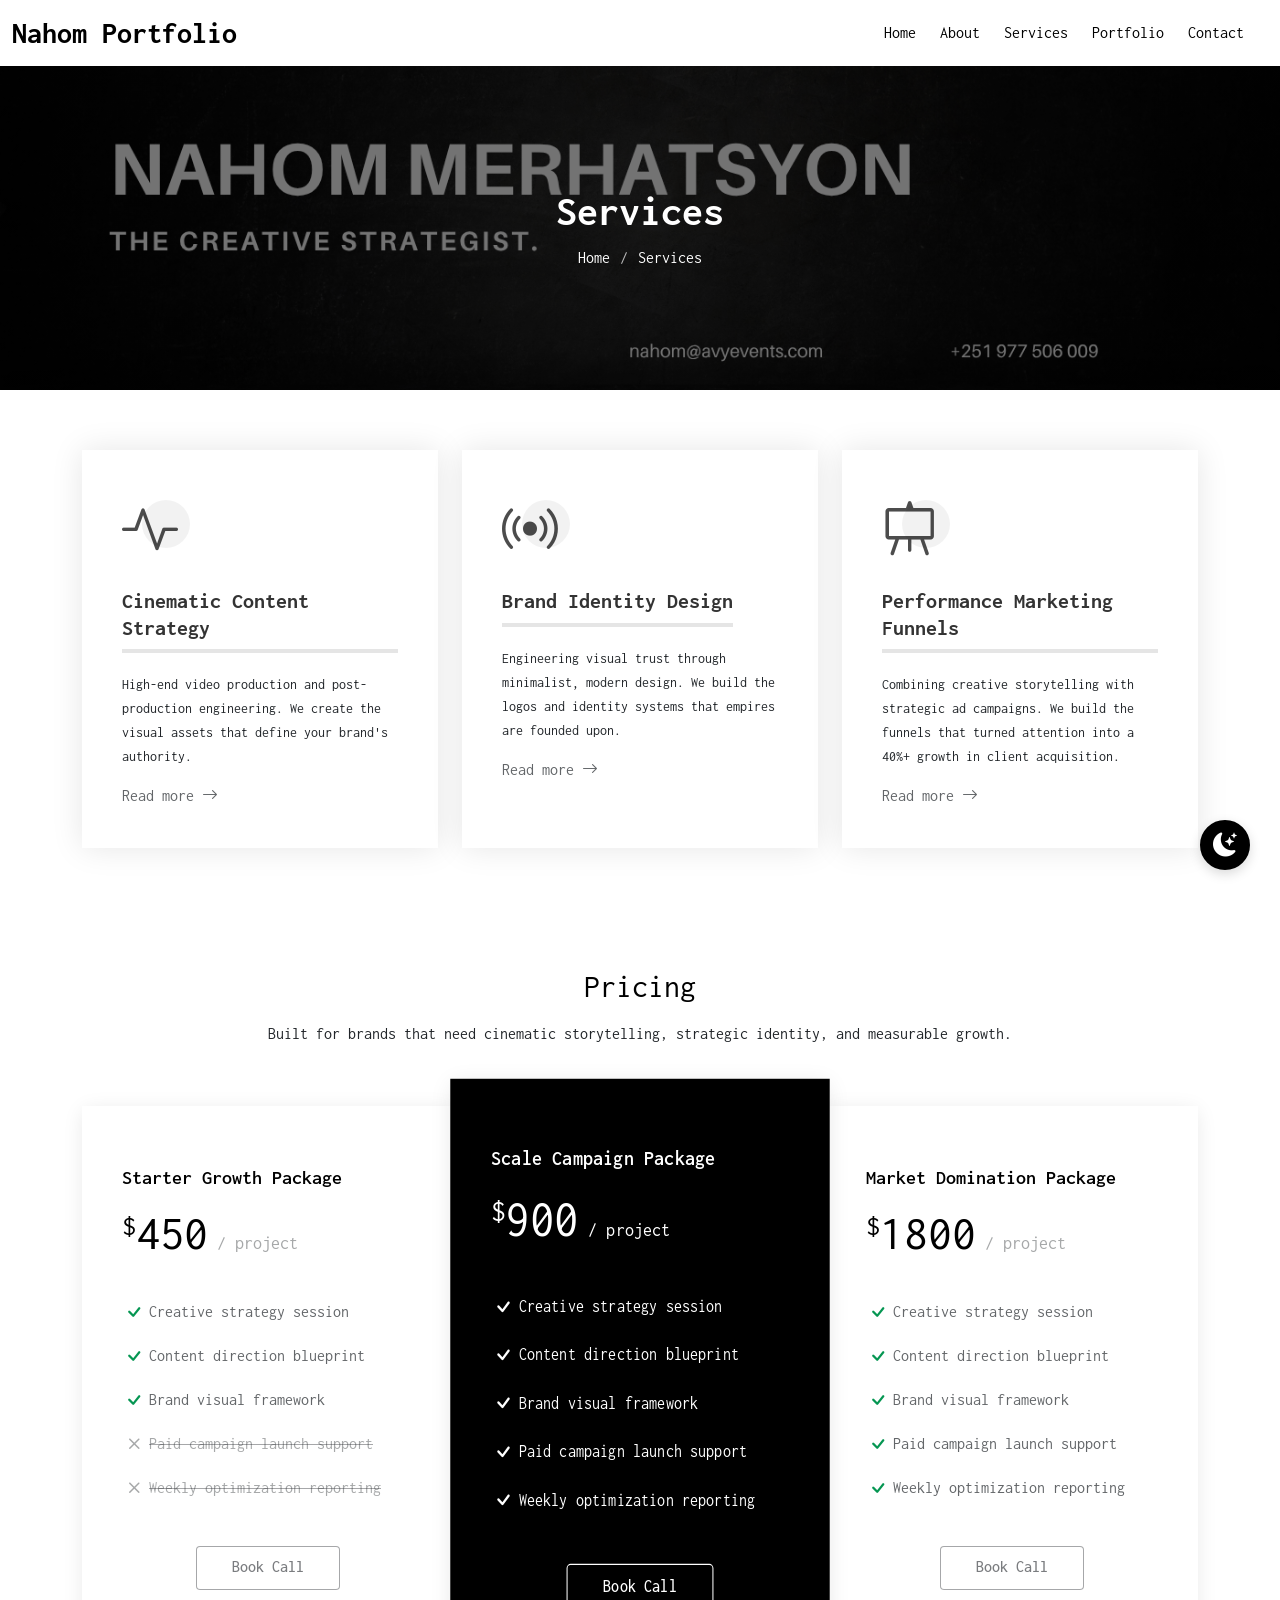
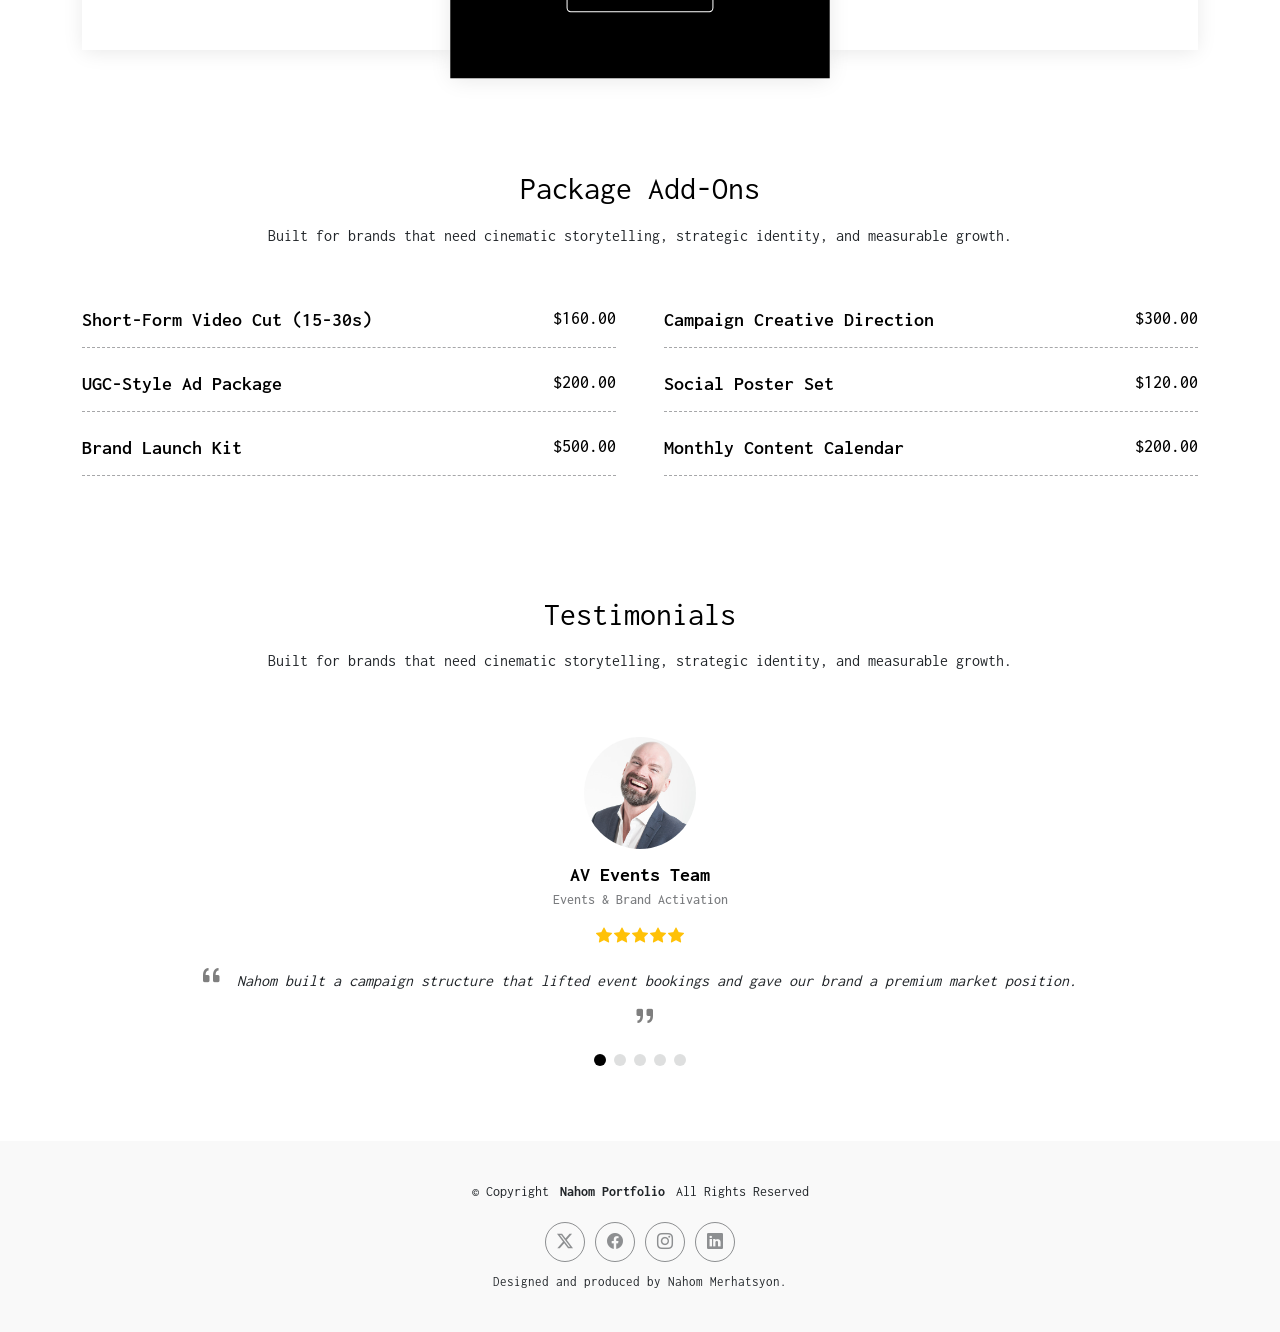
<file: services.html>
﻿<!DOCTYPE html>
<html lang="en">

<head>
  <meta charset="utf-8">
  <meta content="width=device-width, initial-scale=1.0" name="viewport">
  <title>Services - Nahom Portfolio</title>
  <meta name="description" content="">
  <meta name="keywords" content="">

  <!-- Favicons -->
  <link href="assets/img/favicon.png" rel="icon">
  <link href="assets/img/apple-touch-icon.png" rel="apple-touch-icon">

  <!-- Fonts -->
  <link href="https://fonts.googleapis.com" rel="preconnect">
  <link href="https://fonts.gstatic.com" rel="preconnect" crossorigin>
  <link href="https://fonts.googleapis.com/css2?family=Inconsolata:wght@200;300;400;500;600;700;800;900&display=swap" rel="stylesheet">

  <!-- Vendor CSS Files -->
  <link href="assets/vendor/bootstrap/css/bootstrap.min.css" rel="stylesheet">
  <link href="assets/vendor/bootstrap-icons/bootstrap-icons.css" rel="stylesheet">
  <link href="assets/vendor/aos/aos.css" rel="stylesheet">
  <link href="assets/vendor/glightbox/css/glightbox.min.css" rel="stylesheet">
  <link href="assets/vendor/swiper/swiper-bundle.min.css" rel="stylesheet">

  <!-- Main CSS File -->
  <link href="assets/css/main.css" rel="stylesheet">

  <!-- Dark Mode CSS -->
  <link href="assets/css/darkmode.css" rel="stylesheet">

  <!-- Brand: Nahom Portfolio | Visual strategy, cinematic storytelling, and identity systems. -->
</head>

<body class="services-page">

  <header id="header" class="header d-flex align-items-center sticky-top">
    <div class="container-fluid  position-relative d-flex align-items-center justify-content-between">

      <a href="index.html" class="logo d-flex align-items-center">
        <!-- Uncomment the line below if you also wish to use an image logo -->
        <!-- <img src="assets/img/logo.png" alt=""> -->
        <h1 class="sitename">Nahom Portfolio</h1>
      </a>

      <ul class="d-none d-xl-flex list-unstyled align-items-center gap-4 mb-0 me-4">
        <li><a href="index.html">Home</a></li>
        <li><a href="about.html">About</a></li>
        <li><a href="services.html" class="active">Services</a></li>
        <li><a href="portfolio.html">Portfolio</a></li>
        <li><a href="contact.html">Contact</a></li>
      </ul>

      <nav id="navmenu" class="navmenu d-xl-none">
        <ul>
          <li><a href="index.html">Home</a></li>
          <li><a href="about.html">About</a></li>
          <li><a href="services.html" class="active">Services</a></li>
          <li><a href="portfolio.html">Portfolio</a></li>
          <li><a href="contact.html">Contact</a></li>
        </ul>
        <i class="mobile-nav-toggle d-xl-none bi bi-list"></i>
      </nav>

    </div>
  </header>

  <main class="main">

    <!-- Page Title -->
    <div class="page-title light-background">
      <div class="container">
        <h1>Services</h1>
        <nav class="breadcrumbs">
          <ol>
            <li><a href="index.html">Home</a></li>
            <li class="current">Services</li>
          </ol>
        </nav>
      </div>
    </div><!-- End Page Title -->

    <!-- Services Section -->
    <section id="services" class="services section">

      <div class="container">

        <div class="row gy-4">

          <div class="col-lg-4 col-md-6" data-aos="fade-up" data-aos-delay="100">
            <div class="service-item  position-relative">
              <div class="icon">
                <i class="bi bi-activity"></i>
              </div>
              <h3>Cinematic Content Strategy</h3>
              <p>High-end video production and post-production engineering. We create the visual assets that define your brand's authority.</p>
              <a href="service-details.html?service=cinematic-content-strategy" class="readmore stretched-link">Read more <i class="bi bi-arrow-right"></i></a>
            </div>
          </div><!-- End Service Item -->

          <div class="col-lg-4 col-md-6" data-aos="fade-up" data-aos-delay="200">
            <div class="service-item position-relative">
              <div class="icon">
                <i class="bi bi-broadcast"></i>
              </div>
              <h3>Brand Identity Design</h3>
              <p>Engineering visual trust through minimalist, modern design. We build the logos and identity systems that empires are founded upon.</p>
              <a href="service-details.html?service=brand-identity-design" class="readmore stretched-link">Read more <i class="bi bi-arrow-right"></i></a>
            </div>
          </div><!-- End Service Item -->

          <div class="col-lg-4 col-md-6" data-aos="fade-up" data-aos-delay="300">
            <div class="service-item position-relative">
              <div class="icon">
                <i class="bi bi-easel"></i>
              </div>
              <h3>Performance Marketing Funnels</h3>
              <p>Combining creative storytelling with strategic ad campaigns. We build the funnels that turned attention into a 40%+ growth in client acquisition.</p>
              <a href="service-details.html?service=performance-marketing-funnels" class="readmore stretched-link">Read more <i class="bi bi-arrow-right"></i></a>
            </div>
          </div><!-- End Service Item -->

        </div>

      </div>

    </section><!-- /Services Section -->

    <!-- Pricing Section -->
    <section id="pricing" class="pricing section">

      <!-- Section Title -->
      <div class="container section-title" data-aos="fade-up">
        <h2>Pricing</h2>
        <p>Built for brands that need cinematic storytelling, strategic identity, and measurable growth.</p>
      </div><!-- End Section Title -->

      <div class="container">

        <div class="row g-4 g-lg-0">

          <div class="col-lg-4" data-aos="zoom-in" data-aos-delay="100">
            <div class="pricing-item">
              <h3>Starter Growth Package</h3>
              <h4><sup>$</sup>450<span> / project</span></h4>
              <ul>
                <li><i class="bi bi-check"></i> <span>Creative strategy session</span></li>
                <li><i class="bi bi-check"></i> <span>Content direction blueprint</span></li>
                <li><i class="bi bi-check"></i> <span>Brand visual framework</span></li>
                <li class="na"><i class="bi bi-x"></i> <span>Paid campaign launch support</span></li>
                <li class="na"><i class="bi bi-x"></i> <span>Weekly optimization reporting</span></li>
              </ul>
              <div class="text-center"><a href="#" class="buy-btn">Book Call</a></div>
            </div>
          </div><!-- End Pricing Item -->

          <div class="col-lg-4 featured" data-aos="zoom-in" data-aos-delay="200">
            <div class="pricing-item">
              <h3>Scale Campaign Package</h3>
              <h4><sup>$</sup>900<span> / project</span></h4>
              <ul>
                <li><i class="bi bi-check"></i> <span>Creative strategy session</span></li>
                <li><i class="bi bi-check"></i> <span>Content direction blueprint</span></li>
                <li><i class="bi bi-check"></i> <span>Brand visual framework</span></li>
                <li><i class="bi bi-check"></i> <span>Paid campaign launch support</span></li>
                <li><i class="bi bi-check"></i> <span>Weekly optimization reporting</span></li>
              </ul>
              <div class="text-center"><a href="#" class="buy-btn">Book Call</a></div>
            </div>
          </div><!-- End Pricing Item -->

          <div class="col-lg-4" data-aos="zoom-in" data-aos-delay="100">
            <div class="pricing-item">
              <h3>Market Domination Package</h3>
              <h4><sup>$</sup>1800<span> / project</span></h4>
              <ul>
                <li><i class="bi bi-check"></i> <span>Creative strategy session</span></li>
                <li><i class="bi bi-check"></i> <span>Content direction blueprint</span></li>
                <li><i class="bi bi-check"></i> <span>Brand visual framework</span></li>
                <li><i class="bi bi-check"></i> <span>Paid campaign launch support</span></li>
                <li><i class="bi bi-check"></i> <span>Weekly optimization reporting</span></li>
              </ul>
              <div class="text-center"><a href="#" class="buy-btn">Book Call</a></div>
            </div>
          </div><!-- End Pricing Item -->

        </div>

      </div>

    </section><!-- /Pricing Section -->

    <!-- Alt Pricing Section -->
    <section id="alt-pricing" class="alt-pricing section">

      <!-- Section Title -->
      <div class="container section-title" data-aos="fade-up">
        <h2>Package Add-Ons</h2>
        <p>Built for brands that need cinematic storytelling, strategic identity, and measurable growth.</p>
      </div><!-- End Section Title -->

      <div class="container" data-aos="fade-up" data-aos-delay="100">

        <div class="row gy-4 gx-lg-5">

          <div class="col-lg-6">
            <div class="pricing-item d-flex justify-content-between">
              <h3>Short-Form Video Cut (15-30s)</h3>
              <h4>$160.00</h4>
            </div>
          </div><!-- End Pricing Item -->

          <div class="col-lg-6">
            <div class="pricing-item d-flex justify-content-between">
              <h3>Campaign Creative Direction</h3>
              <h4>$300.00</h4>
            </div>
          </div><!-- End Pricing Item -->

          <div class="col-lg-6">
            <div class="pricing-item d-flex justify-content-between">
              <h3>UGC-Style Ad Package</h3>
              <h4>$200.00</h4>
            </div>
          </div><!-- End Pricing Item -->

          <div class="col-lg-6">
            <div class="pricing-item d-flex justify-content-between">
              <h3>Social Poster Set</h3>
              <h4>$120.00</h4>
            </div>
          </div><!-- End Pricing Item -->

          <div class="col-lg-6">
            <div class="pricing-item d-flex justify-content-between">
              <h3>Brand Launch Kit</h3>
              <h4>$500.00</h4>
            </div>
          </div><!-- End Pricing Item -->

          <div class="col-lg-6">
            <div class="pricing-item d-flex justify-content-between">
              <h3>Monthly Content Calendar</h3>
              <h4>$200.00</h4>
            </div>
          </div><!-- End Pricing Item -->

        </div>

      </div>

    </section><!-- /Alt Pricing Section -->

    <!-- Testimonials Section -->
    <section id="testimonials" class="testimonials section">

      <!-- Section Title -->
      <div class="container section-title" data-aos="fade-up">
        <h2>Testimonials</h2>
        <p>Built for brands that need cinematic storytelling, strategic identity, and measurable growth.</p>
      </div><!-- End Section Title -->

      <div class="container" data-aos="fade-up" data-aos-delay="100">

        <div class="swiper init-swiper">
          <script type="application/json" class="swiper-config">
            {
              "loop": true,
              "speed": 600,
              "autoplay": {
                "delay": 5000
              },
              "slidesPerView": "auto",
              "pagination": {
                "el": ".swiper-pagination",
                "type": "bullets",
                "clickable": true
              }
            }
          </script>
          <div class="swiper-wrapper">

            <div class="swiper-slide">
              <div class="testimonial-item">
                <img src="assets/img/testimonials/testimonials-1.jpg" class="testimonial-img" alt="">
                <h3>AV Events Team</h3>
                <h4>Events &amp; Brand Activation</h4>
                <div class="stars">
                  <i class="bi bi-star-fill"></i><i class="bi bi-star-fill"></i><i class="bi bi-star-fill"></i><i class="bi bi-star-fill"></i><i class="bi bi-star-fill"></i>
                </div>
                <p>
                  <i class="bi bi-quote quote-icon-left"></i>
                  <span>Nahom built a campaign structure that lifted event bookings and gave our brand a premium market position.</span>
                  <i class="bi bi-quote quote-icon-right"></i>
                </p>
              </div>
            </div><!-- End testimonial item -->

            <div class="swiper-slide">
              <div class="testimonial-item">
                <img src="assets/img/testimonials/testimonials-2.jpg" class="testimonial-img" alt="">
                <h3>Sun Dental Clinic</h3>
                <h4>Healthcare Brand Team</h4>
                <div class="stars">
                  <i class="bi bi-star-fill"></i><i class="bi bi-star-fill"></i><i class="bi bi-star-fill"></i><i class="bi bi-star-fill"></i><i class="bi bi-star-fill"></i>
                </div>
                <p>
                  <i class="bi bi-quote quote-icon-left"></i>
                  <span>From strategy to execution, the creative system increased trust and improved patient inquiries.</span>
                  <i class="bi bi-quote quote-icon-right"></i>
                </p>
              </div>
            </div><!-- End testimonial item -->

            <div class="swiper-slide">
              <div class="testimonial-item">
                <img src="assets/img/testimonials/testimonials-3.jpg" class="testimonial-img" alt="">
                <h3>BZ Furniture</h3>
                <h4>Retail Growth Partner</h4>
                <div class="stars">
                  <i class="bi bi-star-fill"></i><i class="bi bi-star-fill"></i><i class="bi bi-star-fill"></i><i class="bi bi-star-fill"></i><i class="bi bi-star-fill"></i>
                </div>
                <p>
                  <i class="bi bi-quote quote-icon-left"></i>
                  <span>Our content became consistent and conversion-focused across Instagram, Facebook, and TikTok.</span>
                  <i class="bi bi-quote quote-icon-right"></i>
                </p>
              </div>
            </div><!-- End testimonial item -->

            <div class="swiper-slide">
              <div class="testimonial-item">
                <img src="assets/img/testimonials/testimonials-4.jpg" class="testimonial-img" alt="">
                <h3>IC Software Solutions</h3>
                <h4>Tech Product Team</h4>
                <div class="stars">
                  <i class="bi bi-star-fill"></i><i class="bi bi-star-fill"></i><i class="bi bi-star-fill"></i><i class="bi bi-star-fill"></i><i class="bi bi-star-fill"></i>
                </div>
                <p>
                  <i class="bi bi-quote quote-icon-left"></i>
                  <span>The brand identity and campaign visuals gave us a clear and credible market position.</span>
                  <i class="bi bi-quote quote-icon-right"></i>
                </p>
              </div>
            </div><!-- End testimonial item -->

            <div class="swiper-slide">
              <div class="testimonial-item">
                <img src="assets/img/testimonials/testimonials-5.jpg" class="testimonial-img" alt="">
                <h3>AV Gym</h3>
                <h4>Fitness Business Owner</h4>
                <div class="stars">
                  <i class="bi bi-star-fill"></i><i class="bi bi-star-fill"></i><i class="bi bi-star-fill"></i><i class="bi bi-star-fill"></i><i class="bi bi-star-fill"></i>
                </div>
                <p>
                  <i class="bi bi-quote quote-icon-left"></i>
                  <span>High-energy visuals and funnel-ready creative helped us attract the right audience fast.</span>
                  <i class="bi bi-quote quote-icon-right"></i>
                </p>
              </div>
            </div><!-- End testimonial item -->

          </div>
          <div class="swiper-pagination"></div>
        </div>

      </div>

    </section><!-- /Testimonials Section -->

  </main>

  <footer id="footer" class="footer light-background">

    <div class="container">
      <div class="copyright text-center ">
        <p>© <span>Copyright</span> <strong class="px-1 sitename">Nahom Portfolio</strong> <span>All Rights Reserved</span></p>
      </div>
      <div class="social-links d-flex justify-content-center">
        <a href=""><i class="bi bi-twitter-x"></i></a>
        <a href=""><i class="bi bi-facebook"></i></a>
        <a href=""><i class="bi bi-instagram"></i></a>
        <a href=""><i class="bi bi-linkedin"></i></a>
      </div>
      <div class="credits">Designed and produced by Nahom Merhatsyon.</div>
    </div>

  </footer>

  <!-- Scroll Top -->
  <a href="#" id="scroll-top" class="scroll-top d-flex align-items-center justify-content-center"><i class="bi bi-arrow-up-short"></i></a>

  <!-- Preloader -->
  <div id="preloader"></div>

  <!-- Vendor JS Files -->
  <script src="assets/vendor/bootstrap/js/bootstrap.bundle.min.js"></script>
  <script src="assets/vendor/php-email-form/validate.js"></script>
  <script src="assets/vendor/aos/aos.js"></script>
  <script src="assets/vendor/glightbox/js/glightbox.min.js"></script>
  <script src="assets/vendor/imagesloaded/imagesloaded.pkgd.min.js"></script>
  <script src="assets/vendor/isotope-layout/isotope.pkgd.min.js"></script>
  <script src="assets/vendor/swiper/swiper-bundle.min.js"></script>

  <!-- Main JS File -->
  <script src="assets/js/main.js"></script>

  <!-- Dark Mode JS -->
  <script src="assets/js/darkmode.js"></script>

</body>

</html>
</file>
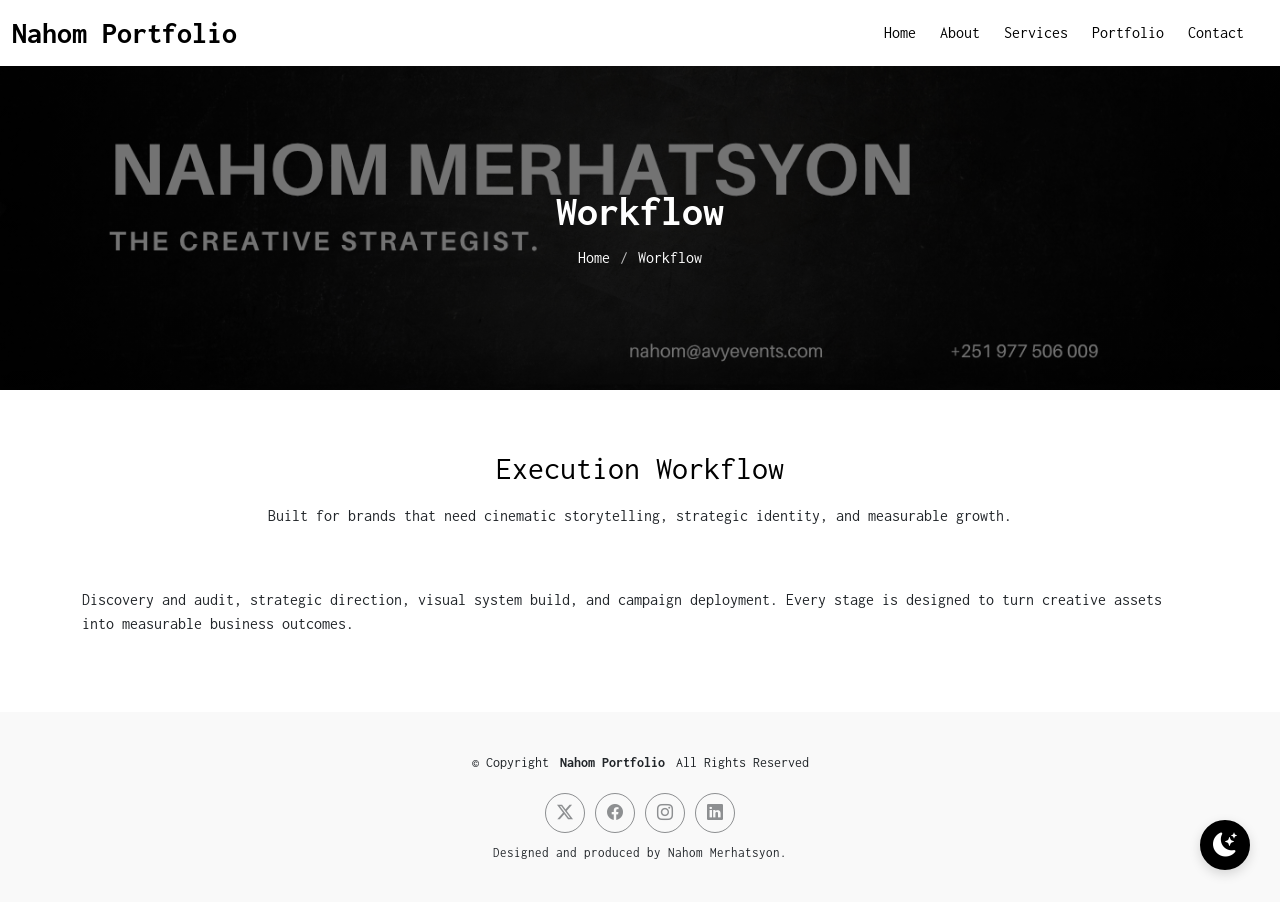
<file: starter-page.html>
﻿<!DOCTYPE html>
<html lang="en">

<head>
  <meta charset="utf-8">
  <meta content="width=device-width, initial-scale=1.0" name="viewport">
  <title>Workflow - Nahom Portfolio</title>
  <meta name="description" content="">
  <meta name="keywords" content="">

  <!-- Favicons -->
  <link href="assets/img/favicon.png" rel="icon">
  <link href="assets/img/apple-touch-icon.png" rel="apple-touch-icon">

  <!-- Fonts -->
  <link href="https://fonts.googleapis.com" rel="preconnect">
  <link href="https://fonts.gstatic.com" rel="preconnect" crossorigin>
  <link href="https://fonts.googleapis.com/css2?family=Inconsolata:wght@200;300;400;500;600;700;800;900&display=swap" rel="stylesheet">

  <!-- Vendor CSS Files -->
  <link href="assets/vendor/bootstrap/css/bootstrap.min.css" rel="stylesheet">
  <link href="assets/vendor/bootstrap-icons/bootstrap-icons.css" rel="stylesheet">
  <link href="assets/vendor/aos/aos.css" rel="stylesheet">
  <link href="assets/vendor/glightbox/css/glightbox.min.css" rel="stylesheet">
  <link href="assets/vendor/swiper/swiper-bundle.min.css" rel="stylesheet">

  <!-- Main CSS File -->
  <link href="assets/css/main.css" rel="stylesheet">

  <!-- Dark Mode CSS -->
  <link href="assets/css/darkmode.css" rel="stylesheet">

  <!-- Brand: Nahom Portfolio | Visual strategy, cinematic storytelling, and identity systems. -->
</head>

<body class="starter-page-page">

  <header id="header" class="header d-flex align-items-center sticky-top">
    <div class="container-fluid  position-relative d-flex align-items-center justify-content-between">

      <a href="index.html" class="logo d-flex align-items-center">
        <!-- Uncomment the line below if you also wish to use an image logo -->
        <!-- <img src="assets/img/logo.png" alt=""> -->
        <h1 class="sitename">Nahom Portfolio</h1>
      </a>

      <ul class="d-none d-xl-flex list-unstyled align-items-center gap-4 mb-0 me-4">
        <li><a href="index.html" class="active">Home</a></li>
        <li><a href="about.html">About</a></li>
        <li><a href="services.html">Services</a></li>
        <li><a href="portfolio.html">Portfolio</a></li>
        <li><a href="contact.html">Contact</a></li>
      </ul>

      <nav id="navmenu" class="navmenu d-xl-none">
        <ul>
          <li><a href="index.html">Home</a></li>
          <li><a href="about.html">About</a></li>
          <li><a href="services.html">Services</a></li>
          <li><a href="portfolio.html">Portfolio</a></li>
          <li><a href="contact.html">Contact</a></li>
        </ul>
        <i class="mobile-nav-toggle d-xl-none bi bi-list"></i>
      </nav>

    </div>
  </header>

  <main class="main">

    <!-- Page Title -->
    <div class="page-title light-background">
      <div class="container">
        <h1>Workflow</h1>
        <nav class="breadcrumbs">
          <ol>
            <li><a href="index.html">Home</a></li>
            <li class="current">Workflow</li>
          </ol>
        </nav>
      </div>
    </div><!-- End Page Title -->

    <!-- Workflow Section -->
    <section id="starter-section" class="starter-section section">

      <!-- Section Title -->
      <div class="container section-title" data-aos="fade-up">
        <h2>Execution Workflow</h2>
        <p>Built for brands that need cinematic storytelling, strategic identity, and measurable growth.</p>
      </div><!-- End Section Title -->

      <div class="container" data-aos="fade-up">
        <p>Discovery and audit, strategic direction, visual system build, and campaign deployment. Every stage is designed to turn creative assets into measurable business outcomes.</p>
      </div>

    </section><!-- /Workflow Section -->

  </main>

  <footer id="footer" class="footer light-background">

    <div class="container">
      <div class="copyright text-center ">
        <p>© <span>Copyright</span> <strong class="px-1 sitename">Nahom Portfolio</strong> <span>All Rights Reserved</span></p>
      </div>
      <div class="social-links d-flex justify-content-center">
        <a href=""><i class="bi bi-twitter-x"></i></a>
        <a href=""><i class="bi bi-facebook"></i></a>
        <a href=""><i class="bi bi-instagram"></i></a>
        <a href=""><i class="bi bi-linkedin"></i></a>
      </div>
      <div class="credits">Designed and produced by Nahom Merhatsyon.</div>
    </div>

  </footer>

  <!-- Scroll Top -->
  <a href="#" id="scroll-top" class="scroll-top d-flex align-items-center justify-content-center"><i class="bi bi-arrow-up-short"></i></a>

  <!-- Preloader -->
  <div id="preloader"></div>

  <!-- Vendor JS Files -->
  <script src="assets/vendor/bootstrap/js/bootstrap.bundle.min.js"></script>
  <script src="assets/vendor/php-email-form/validate.js"></script>
  <script src="assets/vendor/aos/aos.js"></script>
  <script src="assets/vendor/glightbox/js/glightbox.min.js"></script>
  <script src="assets/vendor/imagesloaded/imagesloaded.pkgd.min.js"></script>
  <script src="assets/vendor/isotope-layout/isotope.pkgd.min.js"></script>
  <script src="assets/vendor/swiper/swiper-bundle.min.js"></script>

  <!-- Main JS File -->
  <script src="assets/js/main.js"></script>

  <!-- Dark Mode JS -->
  <script src="assets/js/darkmode.js"></script>

</body>

</html>
</file>
<file: assets/css/darkmode.css>
/*--------------------------------------------------------------
# Dark Mode Styles
--------------------------------------------------------------*/

/* Dark mode color variables */
body.dark-mode {
  --background-color: #0a0a0a;
  --default-color: #e0e0e0;
  --heading-color: #ffffff;
  --accent-color: #ffffff;
  --surface-color: #1a1a1a;
  --contrast-color: #0a0a0a;
  
  /* Nav colors for dark mode */
  --nav-color: #b0b0b0;
  --nav-hover-color: #ffffff;
  --nav-mobile-background-color: #1a1a1a;
  --nav-dropdown-background-color: #1a1a1a;
  --nav-dropdown-color: #b0b0b0;
  --nav-dropdown-hover-color: #ffffff;
}

/* Light background sections in dark mode */
body.dark-mode .light-background {
  --background-color: #1a1a1a;
  --surface-color: #252525;
}

/* Dark background sections in dark mode (inverted) */
body.dark-mode .dark-background {
  --background-color: #f9f9f9;
  --default-color: #212529;
  --heading-color: #000000;
  --surface-color: #ffffff;
  --contrast-color: #000000;
}

/* Header adjustments for dark mode */
body.dark-mode #header {
  background-color: rgba(10, 10, 10, 0.95);
  box-shadow: 0px 0 18px rgba(255, 255, 255, 0.1);
}

body.dark-mode #header.scrolled {
  background-color: rgba(10, 10, 10, 0.98);
}

/* Portfolio items in dark mode */
body.dark-mode .portfolio-content {
  background-color: var(--surface-color);
}

body.dark-mode .portfolio-info {
  background: linear-gradient(to bottom, rgba(10, 10, 10, 0) 0%, rgba(10, 10, 10, 0.8) 50%, #0a0a0a 100%);
}

/* Portfolio filters in dark mode */
body.dark-mode .portfolio-filters li {
  color: var(--nav-color);
}

body.dark-mode .portfolio-filters li:hover,
body.dark-mode .portfolio-filters li.filter-active {
  color: var(--nav-hover-color);
}

/* Cards and surfaces in dark mode */
body.dark-mode .service-item,
body.dark-mode .testimonial-item,
body.dark-mode .client-logo {
  background-color: var(--surface-color);
  border-color: #2a2a2a;
}

/* Forms in dark mode */
body.dark-mode input[type="text"],
body.dark-mode input[type="email"],
body.dark-mode input[type="tel"],
body.dark-mode textarea,
body.dark-mode select {
  background-color: var(--surface-color);
  border-color: #2a2a2a;
  color: var(--default-color);
}

body.dark-mode input[type="text"]:focus,
body.dark-mode input[type="email"]:focus,
body.dark-mode input[type="tel"]:focus,
body.dark-mode textarea:focus,
body.dark-mode select:focus {
  border-color: #4a4a4a;
}

/* Footer in dark mode */
body.dark-mode #footer {
  background-color: #0a0a0a;
  border-top: 1px solid #2a2a2a;
}

/* Swiper pagination in dark mode */
body.dark-mode .swiper-pagination-bullet {
  background-color: rgba(255, 255, 255, 0.3);
}

body.dark-mode .swiper-pagination-bullet-active {
  background-color: #ffffff;
}

/* Scroll top button in dark mode */
body.dark-mode .scroll-top {
  background-color: var(--surface-color);
  color: var(--default-color);
  border: 1px solid #2a2a2a;
}

body.dark-mode .scroll-top:hover {
  background-color: #2a2a2a;
  color: #ffffff;
}

/* Mobile nav in dark mode */
body.dark-mode.mobile-nav-active #navmenu {
  background-color: var(--nav-mobile-background-color);
}

/* Image adjustments for dark mode */
body.dark-mode img {
  opacity: 0.9;
}

body.dark-mode img:hover {
  opacity: 1;
}

/* Breadcrumbs in dark mode */
body.dark-mode .breadcrumbs {
  background-color: var(--surface-color);
}

/* Services list in dark mode */
body.dark-mode .services-list a {
  background-color: var(--surface-color);
  border-color: #2a2a2a;
}

body.dark-mode .services-list a.active,
body.dark-mode .services-list a:hover {
  background-color: #2a2a2a;
}

/*--------------------------------------------------------------
# Dark Mode Toggle Button
--------------------------------------------------------------*/
.dark-mode-toggle {
  position: fixed;
  bottom: 30px;
  right: 30px;
  z-index: 996;
  background: var(--accent-color);
  width: 50px;
  height: 50px;
  border-radius: 50%;
  border: 2px solid var(--default-color);
  cursor: pointer;
  display: flex;
  align-items: center;
  justify-content: center;
  transition: all 0.4s ease;
  box-shadow: 0 4px 12px rgba(0, 0, 0, 0.15);
}

.dark-mode-toggle:hover {
  transform: scale(1.1);
  box-shadow: 0 6px 20px rgba(0, 0, 0, 0.25);
}

.dark-mode-toggle i {
  font-size: 24px;
  color: var(--contrast-color);
  transition: all 0.3s ease;
}

/* Light mode button styling */
body:not(.dark-mode) .dark-mode-toggle {
  background: #000000;
  border-color: #000000;
}

body:not(.dark-mode) .dark-mode-toggle i {
  color: #ffffff;
}

/* Dark mode button styling */
body.dark-mode .dark-mode-toggle {
  background: #ffffff;
  border-color: #ffffff;
}

body.dark-mode .dark-mode-toggle i {
  color: #000000;
}

/* Icon rotation animation */
.dark-mode-toggle i {
  animation: none;
}

.dark-mode-toggle:active i {
  animation: rotate 0.5s ease;
}

@keyframes rotate {
  0% {
    transform: rotate(0deg);
  }
  100% {
    transform: rotate(360deg);
  }
}

/* Responsive adjustments */
@media (max-width: 768px) {
  .dark-mode-toggle {
    bottom: 20px;
    right: 20px;
    width: 45px;
    height: 45px;
  }
  
  .dark-mode-toggle i {
    font-size: 20px;
  }
}

/* Smooth transition for all color changes */
body,
body * {
  transition: background-color 0.3s ease, color 0.3s ease, border-color 0.3s ease;
}

/* Prevent transition on page load */
body.preload * {
  transition: none !important;
}
</file>
<file: assets/css/main.css>
/**
* Template Name: MyPortfolio
* Template URL: https://bootstrapmade.com/myportfolio-bootstrap-portfolio-website-template/
* Updated: Aug 08 2024 with Bootstrap v5.3.3
* Author: BootstrapMade.com
* License: https://bootstrapmade.com/license/
*/

/*--------------------------------------------------------------
# Font & Color Variables
# Help: https://bootstrapmade.com/color-system/
--------------------------------------------------------------*/
/* Fonts */
:root {
  --default-font: "Inconsolata",  system-ui, -apple-system, "Segoe UI", Roboto, "Helvetica Neue", Arial, "Noto Sans", "Liberation Sans", sans-serif, "Apple Color Emoji", "Segoe UI Emoji", "Segoe UI Symbol", "Noto Color Emoji";
  --heading-font: "Inconsolata",  sans-serif;
  --nav-font: "Inconsolata",  sans-serif;
}

/* Global Colors - The following color variables are used throughout the website. Updating them here will change the color scheme of the entire website */
:root { 
  --background-color: #ffffff; /* Background color for the entire website, including individual sections */
  --default-color: #212529; /* Default color used for the majority of the text content across the entire website */
  --heading-color: #000000; /* Color for headings, subheadings and title throughout the website */
  --accent-color: #000000; /* Accent color that represents your brand on the website. It's used for buttons, links, and other elements that need to stand out */
  --surface-color: #ffffff; /* The surface color is used as a background of boxed elements within sections, such as cards, icon boxes, or other elements that require a visual separation from the global background. */
  --contrast-color: #ffffff; /* Contrast color for text, ensuring readability against backgrounds of accent, heading, or default colors. */
}

/* Nav Menu Colors - The following color variables are used specifically for the navigation menu. They are separate from the global colors to allow for more customization options */
:root {
  --nav-color: #5b5b5b;  /* The default color of the main navmenu links */
  --nav-hover-color: #000000; /* Applied to main navmenu links when they are hovered over or active */
  --nav-mobile-background-color: #f5f5f5; /* Used as the background color for mobile navigation menu */
  --nav-dropdown-background-color: #ffffff; /* Used as the background color for dropdown items that appear when hovering over primary navigation items */
  --nav-dropdown-color: #5b5b5b; /* Used for navigation links of the dropdown items in the navigation menu. */
  --nav-dropdown-hover-color: #000000; /* Similar to --nav-hover-color, this color is applied to dropdown navigation links when they are hovered over. */
}

/* Color Presets - These classes override global colors when applied to any section or element, providing reuse of the sam color scheme. */

.light-background {
  --background-color: #f9f9f9;
  --surface-color: #ffffff;
}

.dark-background {
  --background-color: #060606;
  --default-color: #ffffff;
  --heading-color: #ffffff;
  --surface-color: #252525;
  --contrast-color: #ffffff;
}

/* Smooth scroll */
:root {
  scroll-behavior: smooth;
}

/*--------------------------------------------------------------
# General Styling & Shared Classes
--------------------------------------------------------------*/
body {
  color: var(--default-color);
  background-color: var(--background-color);
  font-family: var(--default-font);
}

a {
  color: var(--accent-color);
  text-decoration: none;
  transition: 0.3s;
}

a:hover {
  color: color-mix(in srgb, var(--accent-color), transparent 25%);
  text-decoration: none;
}

h1,
h2,
h3,
h4,
h5,
h6 {
  color: var(--heading-color);
  font-family: var(--heading-font);
}

/* PHP Email Form Messages
------------------------------*/
.php-email-form .error-message {
  display: none;
  background: #df1529;
  color: #ffffff;
  text-align: left;
  padding: 15px;
  margin-bottom: 24px;
  font-weight: 600;
}

.php-email-form .sent-message {
  display: none;
  color: #ffffff;
  background: #059652;
  text-align: center;
  padding: 15px;
  margin-bottom: 24px;
  font-weight: 600;
}

.php-email-form .loading {
  display: none;
  background: var(--surface-color);
  text-align: center;
  padding: 15px;
  margin-bottom: 24px;
}

.php-email-form .loading:before {
  content: "";
  display: inline-block;
  border-radius: 50%;
  width: 24px;
  height: 24px;
  margin: 0 10px -6px 0;
  border: 3px solid var(--accent-color);
  border-top-color: var(--surface-color);
  animation: php-email-form-loading 1s linear infinite;
}

@keyframes php-email-form-loading {
  0% {
    transform: rotate(0deg);
  }

  100% {
    transform: rotate(360deg);
  }
}

/*--------------------------------------------------------------
# Global Header
--------------------------------------------------------------*/
.header {
  color: var(--default-color);
  background-color: var(--background-color);
  padding: 15px 0;
  transition: all 0.5s;
  z-index: 997;
}

.header .logo {
  line-height: 1;
}

.header .logo img {
  max-height: 32px;
  margin-right: 8px;
}

.header .logo h1 {
  font-size: 30px;
  margin: 0;
  font-weight: 700;
  color: var(--heading-color);
}

/*--------------------------------------------------------------
# Navigation Menu
--------------------------------------------------------------*/
/* Navmenu */
.mobile-nav-toggle {
  color: var(--nav-color);
  position: fixed;
  top: 20px;
  right: 20px;
  font-size: 32px;
  line-height: 0;
  cursor: pointer;
  display: block !important;
  z-index: 998;
  transition: 0.3s;
}

.mobile-nav-toggle:hover {
  color: var(--nav-hover-color);
}

.navmenu {
  position: fixed;
  top: 0;
  bottom: 0;
  right: -300px;
  z-index: 997;
  transition: 0.3s;
  width: 300px;
  overflow: hidden;
}

.navmenu ul {
  display: block;
  list-style: none;
  padding: 10px 0;
  margin: 0;
  overflow-y: auto;
  transition: 0.3s;
  z-index: 998;
}

.navmenu a,
.navmenu a:focus {
  color: var(--nav-dropdown-color);
  padding: 10px 20px;
  font-family: var(--nav-font);
  font-size: 17px;
  font-weight: 500;
  display: flex;
  align-items: center;
  justify-content: space-between;
  white-space: nowrap;
  transition: 0.3s;
}

.navmenu a i,
.navmenu a:focus i {
  font-size: 12px;
  line-height: 0;
  margin-left: 5px;
  width: 30px;
  height: 30px;
  display: flex;
  align-items: center;
  justify-content: center;
  border-radius: 50%;
  transition: 0.3s;
  background-color: color-mix(in srgb, var(--accent-color), transparent 90%);
}

.navmenu a i:hover,
.navmenu a:focus i:hover {
  background-color: var(--accent-color);
  color: var(--contrast-color);
}

.navmenu a:hover,
.navmenu .active,
.navmenu .active:focus {
  color: var(--nav-dropdown-hover-color);
}

.navmenu .active i,
.navmenu .active:focus i {
  background-color: var(--accent-color);
  color: var(--contrast-color);
  transform: rotate(180deg);
}

.navmenu .dropdown ul {
  position: static;
  display: none;
  z-index: 99;
  padding: 10px 0;
  margin: 10px 20px;
  box-shadow: none;
  transition: all 0.5s ease-in-out;
}

.navmenu .dropdown>.dropdown-active {
  display: block;
  background-color: var(--nav-dropdown-background-color);
  border: 1px solid color-mix(in srgb, var(--nav-dropdown-color), transparent 90%);
}

.mobile-nav-active {
  overflow: hidden;
}

.mobile-nav-active .mobile-nav-toggle {
  right: 310px;
  background-color: var(--surface-color);
  border-radius: 50%;
  border: 1px solid color-mix(in srgb, var(--default-color), transparent 80%);
}

.mobile-nav-active .navmenu {
  position: fixed;
  overflow: hidden;
  top: 0;
  bottom: 0;
  right: 0;
  background-color: var(--nav-mobile-background-color);
  transition: 0.3s;
}

/*--------------------------------------------------------------
# Global Footer
--------------------------------------------------------------*/
.footer {
  color: var(--default-color);
  background-color: var(--background-color);
  font-size: 14px;
  padding: 40px 0;
  position: relative;
}

.footer .copyright p {
  margin-bottom: 0;
}

.footer .social-links {
  margin-top: 20px;
}

.footer .social-links a {
  display: flex;
  align-items: center;
  justify-content: center;
  width: 40px;
  height: 40px;
  border-radius: 50%;
  border: 1px solid color-mix(in srgb, var(--default-color), transparent 50%);
  font-size: 16px;
  color: color-mix(in srgb, var(--default-color), transparent 50%);
  margin: 0 5px;
  transition: 0.3s;
}

.footer .social-links a:hover {
  color: var(--accent-color);
  border-color: var(--accent-color);
}

.footer .credits {
  margin-top: 10px;
  font-size: 13px;
  text-align: center;
}

/*--------------------------------------------------------------
# Preloader
--------------------------------------------------------------*/
#preloader {
  position: fixed;
  inset: 0;
  z-index: 9999;
  overflow: hidden;
  background-color: var(--background-color);
  transition: all 0.6s ease-out;
}

#preloader:before {
  content: "";
  position: fixed;
  top: calc(50% - 30px);
  left: calc(50% - 30px);
  border: 6px solid var(--accent-color);
  border-top-color: color-mix(in srgb, var(--accent-color), transparent 90%);
  border-radius: 50%;
  width: 60px;
  height: 60px;
  animation: animate-preloader 1s linear infinite;
}

@keyframes animate-preloader {
  0% {
    transform: rotate(0deg);
  }

  100% {
    transform: rotate(360deg);
  }
}

/*--------------------------------------------------------------
# Scroll Top Button
--------------------------------------------------------------*/
.scroll-top {
  position: fixed;
  visibility: hidden;
  opacity: 0;
  right: 15px;
  bottom: -15px;
  z-index: 99999;
  background-color: var(--accent-color);
  width: 44px;
  height: 44px;
  border-radius: 50px;
  transition: all 0.4s;
}

.scroll-top i {
  font-size: 24px;
  color: var(--contrast-color);
  line-height: 0;
}

.scroll-top:hover {
  background-color: color-mix(in srgb, var(--accent-color), transparent 20%);
  color: var(--contrast-color);
}

.scroll-top.active {
  visibility: visible;
  opacity: 1;
  bottom: 15px;
}

/*--------------------------------------------------------------
# Disable aos animation delay on mobile devices
--------------------------------------------------------------*/
@media screen and (max-width: 768px) {
  [data-aos-delay] {
    transition-delay: 0 !important;
  }
}

/*--------------------------------------------------------------
# Global Page Titles & Breadcrumbs
--------------------------------------------------------------*/
.page-title {
  color: var(--default-color);
  background-color: var(--background-color);
  padding: 120px 0;
  text-align: center;
  position: relative;
}

/* Shared banner background for key detail/listing pages */
.services-page .page-title,
.service-details-page .page-title,
.portfolio-page .page-title,
.portfolio-details-page .page-title,
.contact-page .page-title,
.about-page .page-title,
.starter-page-page .page-title {
  background-image: linear-gradient(rgba(0, 0, 0, 0.55), rgba(0, 0, 0, 0.55)), url("../img/banner.png");
  background-size: cover;
  background-position: center;
  background-repeat: no-repeat;
}

.services-page .page-title h1,
.service-details-page .page-title h1,
.portfolio-page .page-title h1,
.portfolio-details-page .page-title h1,
.contact-page .page-title h1,
.about-page .page-title h1,
.starter-page-page .page-title h1,
.services-page .page-title .breadcrumbs ol,
.service-details-page .page-title .breadcrumbs ol,
.portfolio-page .page-title .breadcrumbs ol,
.portfolio-details-page .page-title .breadcrumbs ol,
.contact-page .page-title .breadcrumbs ol,
.about-page .page-title .breadcrumbs ol,
.starter-page-page .page-title .breadcrumbs ol,
.services-page .page-title .breadcrumbs a,
.service-details-page .page-title .breadcrumbs a,
.portfolio-page .page-title .breadcrumbs a,
.portfolio-details-page .page-title .breadcrumbs a,
.contact-page .page-title .breadcrumbs a,
.about-page .page-title .breadcrumbs a,
.starter-page-page .page-title .breadcrumbs a {
  color: #ffffff;
}

.services-page .page-title .breadcrumbs ol li+li::before,
.service-details-page .page-title .breadcrumbs ol li+li::before,
.portfolio-page .page-title .breadcrumbs ol li+li::before,
.portfolio-details-page .page-title .breadcrumbs ol li+li::before,
.contact-page .page-title .breadcrumbs ol li+li::before,
.about-page .page-title .breadcrumbs ol li+li::before,
.starter-page-page .page-title .breadcrumbs ol li+li::before {
  color: rgba(255, 255, 255, 0.7);
}

.page-title h1 {
  font-size: 42px;
  font-weight: 700;
  margin-bottom: 10px;
}

.page-title .breadcrumbs ol {
  display: flex;
  flex-wrap: wrap;
  list-style: none;
  justify-content: center;
  padding: 0;
  margin: 0;
  font-size: 16px;
  font-weight: 400;
}

.page-title .breadcrumbs ol li+li {
  padding-left: 10px;
}

.page-title .breadcrumbs ol li+li::before {
  content: "/";
  display: inline-block;
  padding-right: 10px;
  color: color-mix(in srgb, var(--default-color), transparent 70%);
}

/*--------------------------------------------------------------
# Global Sections
--------------------------------------------------------------*/
section,
.section {
  color: var(--default-color);
  background-color: var(--background-color);
  padding: 60px 0;
  scroll-margin-top: 90px;
  overflow: clip;
}

@media (max-width: 1199px) {

  section,
  .section {
    scroll-margin-top: 66px;
  }
}

/*--------------------------------------------------------------
# Global Section Titles
--------------------------------------------------------------*/
.section-title {
  text-align: center;
  padding-bottom: 60px;
  position: relative;
}

.section-title h2 {
  font-size: 32px;
  font-weight: 400;
  margin-bottom: 15px;
}

.section-title p {
  margin-bottom: 0;
}

/*--------------------------------------------------------------
# Portfolio Section
--------------------------------------------------------------*/
.portfolio .portfolio-info h3 {
  font-size: 24px;
  margin-bottom: 5px;
}

.portfolio .portfolio-info p {
  font-size: 15px;
}

.portfolio .portfolio-filters {
  padding: 0;
  margin: 0 auto 20px auto;
  list-style: none;
}

.portfolio .portfolio-filters li {
  cursor: pointer;
  display: inline-block;
  padding: 0;
  font-size: 16px;
  font-weight: 400;
  margin: 0 10px;
  line-height: 1;
  margin-bottom: 5px;
  transition: all 0.3s ease-in-out;
}

.portfolio .portfolio-filters li:hover,
.portfolio .portfolio-filters li.filter-active {
  border-bottom: 2px solid var(--default-color);
  padding-bottom: 3px;
}

.portfolio .portfolio-filters li:first-child {
  margin-left: 0;
}

.portfolio .portfolio-filters li:last-child {
  margin-right: 5px;
}

@media (max-width: 575px) {
  .portfolio .portfolio-filters li {
    font-size: 14px;
    margin: 0 5px;
  }
}

.portfolio .portfolio-content {
  position: relative;
  overflow: hidden;
}

.portfolio .portfolio-content img {
  transition: 0.3s;
}

.portfolio .portfolio-content .portfolio-info {
  opacity: 0;
  position: absolute;
  inset: 0;
  z-index: 3;
  transition: all ease-in-out 0.3s;
  background: rgba(0, 0, 0, 0.6);
  padding: 15px;
  display: flex;
  align-items: center;
  justify-content: center;
  flex-direction: column;
}

.portfolio .portfolio-content .portfolio-info h4 {
  font-size: 18px;
  mask-border: 0;
  font-weight: 400;
  color: #ffffff;
  display: inline-block;
}

.portfolio .portfolio-content .portfolio-info p {
  text-align: center;
  display: inline-block;
  font-size: 14px;
  font-weight: 400;
  color: rgba(255, 255, 255, 0.8);
}

.portfolio .portfolio-content .portfolio-info .preview-link,
.portfolio .portfolio-content .portfolio-info .details-link {
  font-size: 26px;
  color: #fff;
  transition: 0.3s;
  line-height: 1.2;
}

.portfolio .portfolio-content .portfolio-info .preview-link:hover,
.portfolio .portfolio-content .portfolio-info .details-link:hover {
  color: var(--accent-color);
}

.portfolio .portfolio-content .portfolio-info .details-link {
  left: 50%;
  font-size: 34px;
  line-height: 0;
}

.portfolio .portfolio-content:hover .portfolio-info {
  opacity: 1;
}

.portfolio .portfolio-content:hover img {
  transform: scale(1.1);
}

.portfolio .portfolio-content img.video-thumbnail {
  width: 100%;
  height: auto;
  object-fit: cover;
  object-position: center;
}

.glightbox-container .gslide iframe {
  max-width: min(92vw, 380px);
  width: min(92vw, 380px) !important;
  height: min(80vh, 676px) !important;
}

/*--------------------------------------------------------------
# Clients Section
--------------------------------------------------------------*/
.clients .swiper-slide img {
  opacity: 0.5;
  transition: 0.3s;
  filter: grayscale(100);
}

.clients .swiper-slide img:hover {
  filter: none;
  opacity: 1;
}

.clients .swiper-wrapper {
  height: auto;
}

.clients .swiper-pagination {
  margin-top: 20px;
  position: relative;
}

.clients .swiper-pagination .swiper-pagination-bullet {
  width: 12px;
  height: 12px;
  opacity: 1;
  background-color: color-mix(in srgb, var(--default-color), transparent 80%);
}

.clients .swiper-pagination .swiper-pagination-bullet-active {
  background-color: var(--accent-color);
}

/*--------------------------------------------------------------
# Services Section
--------------------------------------------------------------*/
.services .service-item {
  background-color: var(--surface-color);
  padding: 40px;
  box-shadow: 0px 0 30px rgba(0, 0, 0, 0.1);
  height: 100%;
}

.services .service-item .icon {
  width: 48px;
  height: 48px;
  position: relative;
  margin-bottom: 50px;
}

.services .service-item .icon i {
  color: color-mix(in srgb, var(--heading-color), transparent 30%);
  font-size: 56px;
  transition: ease-in-out 0.3s;
  z-index: 2;
  position: relative;
}

.services .service-item .icon:before {
  position: absolute;
  content: "";
  height: 100%;
  width: 100%;
  background: color-mix(in srgb, var(--heading-color), transparent 95%);
  border-radius: 50px;
  z-index: 1;
  top: 10px;
  right: -20px;
  transition: 0.3s;
}

.services .service-item h3 {
  color: color-mix(in srgb, var(--heading-color), transparent 20%);
  font-weight: 700;
  margin: 0 0 20px 0;
  padding-bottom: 8px;
  font-size: 22px;
  position: relative;
  display: inline-block;
  border-bottom: 4px solid color-mix(in srgb, var(--heading-color), transparent 90%);
  transition: 0.3s;
}

.services .service-item p {
  line-height: 24px;
  font-size: 14px;
  margin-bottom: 0;
}

.services .service-item .readmore {
  margin-top: 15px;
  display: inline-block;
  color: color-mix(in srgb, var(--default-color), transparent 30%);
}

.services .service-item:hover .icon i {
  color: var(--heading-color);
}

.services .service-item:hover .icon:before {
  background: color-mix(in srgb, var(--heading-color), transparent 90%);
}

.services .service-item:hover h3 {
  border-color: color-mix(in srgb, var(--accent-color), transparent 70%);
  color: var(--heading-color);
}

.services .service-item:hover .readmore {
  color: var(--accent-color);
}

/*--------------------------------------------------------------
# Testimonials Section
--------------------------------------------------------------*/
.testimonials .section-header {
  margin-bottom: 40px;
}

.testimonials .testimonials-carousel,
.testimonials .testimonials-slider {
  overflow: hidden;
}

.testimonials .testimonial-item {
  text-align: center;
}

.testimonials .testimonial-item .testimonial-img {
  width: 120px;
  border-radius: 50%;
  border: 4px solid var(--background-color);
  margin: 0 auto;
}

.testimonials .testimonial-item h3 {
  font-size: 20px;
  font-weight: bold;
  margin: 10px 0 5px 0;
}

.testimonials .testimonial-item h4 {
  font-size: 14px;
  color: color-mix(in srgb, var(--default-color), transparent 40%);
  margin: 0 0 15px 0;
}

.testimonials .testimonial-item .stars {
  margin-bottom: 15px;
}

.testimonials .testimonial-item .stars i {
  color: #ffc107;
  margin: 0 1px;
}

.testimonials .testimonial-item .quote-icon-left,
.testimonials .testimonial-item .quote-icon-right {
  color: color-mix(in srgb, var(--accent-color), transparent 50%);
  font-size: 26px;
  line-height: 0;
}

.testimonials .testimonial-item .quote-icon-left {
  display: inline-block;
  left: -5px;
  position: relative;
}

.testimonials .testimonial-item .quote-icon-right {
  display: inline-block;
  right: -5px;
  position: relative;
  top: 10px;
  transform: scale(-1, -1);
}

.testimonials .testimonial-item p {
  font-style: italic;
  margin: 0 auto 15px auto;
}

.testimonials .swiper-wrapper {
  height: auto;
}

.testimonials .swiper-pagination {
  margin-top: 20px;
  position: relative;
}

.testimonials .swiper-pagination .swiper-pagination-bullet {
  width: 12px;
  height: 12px;
  opacity: 1;
  background-color: color-mix(in srgb, var(--default-color), transparent 85%);
}

.testimonials .swiper-pagination .swiper-pagination-bullet-active {
  background-color: var(--accent-color);
}

@media (min-width: 992px) {
  .testimonials .testimonial-item p {
    width: 80%;
  }
}

/*--------------------------------------------------------------
# About Section
--------------------------------------------------------------*/
.about .content h2 {
  font-weight: 700;
  font-size: 24px;
}

.about .content ul {
  list-style: none;
  padding: 0;
}

.about .content ul li {
  margin-bottom: 20px;
  display: flex;
  align-items: center;
}

.about .content ul strong {
  margin-right: 10px;
}

.about .content ul i {
  font-size: 16px;
  margin-right: 5px;
  color: var(--accent-color);
  line-height: 0;
}

/*--------------------------------------------------------------
# Resume Section
--------------------------------------------------------------*/
.resume .resume-title {
  color: var(--heading-color);
  font-size: 26px;
  font-weight: 700;
  margin-top: 20px;
  margin-bottom: 20px;
}

.resume .resume-item {
  padding: 0 0 20px 20px;
  margin-top: -2px;
  border-left: 2px solid var(--accent-color);
  position: relative;
}

.resume .resume-item h4 {
  line-height: 18px;
  font-size: 18px;
  font-weight: 600;
  text-transform: uppercase;
  color: color-mix(in srgb, var(--default-color), transparent 20%);
  margin-bottom: 10px;
}

.resume .resume-item h5 {
  font-size: 16px;
  padding: 5px 15px;
  display: inline-block;
  font-weight: 600;
  margin-bottom: 10px;
}

.resume .resume-item ul {
  padding-left: 20px;
}

.resume .resume-item ul li {
  padding-bottom: 10px;
}

.resume .resume-item:last-child {
  padding-bottom: 0;
}

.resume .resume-item::before {
  content: "";
  position: absolute;
  width: 16px;
  height: 16px;
  border-radius: 50px;
  left: -9px;
  top: 0;
  background: var(--background-color);
  border: 2px solid var(--accent-color);
}

/*--------------------------------------------------------------
# Pricing Section
--------------------------------------------------------------*/
.pricing .pricing-item {
  background-color: var(--surface-color);
  padding: 60px 40px;
  box-shadow: 0 3px 20px -2px rgba(0, 0, 0, 0.1);
  height: 100%;
  position: relative;
}

.pricing h3 {
  font-weight: 600;
  margin-bottom: 15px;
  font-size: 20px;
}

.pricing h4 {
  font-size: 48px;
  color: var(--accent-color);
  font-family: var(--heading-font);
  font-weight: 400;
}

.pricing h4 sup {
  font-size: 28px;
}

.pricing h4 span {
  color: color-mix(in srgb, var(--default-color), transparent 60%);
  font-size: 18px;
}

.pricing ul {
  padding: 20px 0;
  list-style: none;
  color: color-mix(in srgb, var(--default-color), transparent 30%);
  text-align: left;
  line-height: 20px;
}

.pricing ul li {
  padding: 10px 0;
  display: flex;
  align-items: center;
}

.pricing ul i {
  color: #059652;
  font-size: 24px;
  padding-right: 3px;
}

.pricing ul .na {
  color: color-mix(in srgb, var(--default-color), transparent 60%);
}

.pricing ul .na i {
  color: color-mix(in srgb, var(--default-color), transparent 60%);
}

.pricing ul .na span {
  text-decoration: line-through;
}

.pricing .buy-btn {
  color: color-mix(in srgb, var(--default-color), transparent 40%);
  background-color: var(--background-color);
  display: inline-block;
  padding: 8px 35px 10px 35px;
  border-radius: 4px;
  border: 1px solid color-mix(in srgb, var(--default-color), transparent 60%);
  transition: none;
  font-size: 16px;
  font-weight: 500;
  font-family: var(--heading-font);
  transition: 0.3s;
}

.pricing .buy-btn:hover {
  background: var(--accent-color);
  border-color: var(--accent-color);
  color: var(--contrast-color);
}

.pricing .featured {
  z-index: 10;
}

.pricing .featured .pricing-item {
  background: var(--accent-color);
}

@media (min-width: 992px) {
  .pricing .featured .pricing-item {
    transform: scale(1.02, 1.1);
  }
}

.pricing .featured h3,
.pricing .featured h4,
.pricing .featured h4 span,
.pricing .featured ul,
.pricing .featured ul .na,
.pricing .featured ul i,
.pricing .featured ul .na i {
  color: var(--contrast-color);
}

.pricing .featured .buy-btn {
  background: var(--accent-color);
  color: var(--contrast-color);
  border-color: var(--contrast-color);
}

.pricing .featured .buy-btn:hover {
  background: color-mix(in srgb, var(--background-color), transparent 92%);
}

/*--------------------------------------------------------------
# Alt Pricing Section
--------------------------------------------------------------*/
.alt-pricing .pricing-item {
  border-bottom: 1px dashed color-mix(in srgb, var(--default-color), transparent 60%);
  width: 100%;
  height: 100%;
  padding: 0 0 15px 0;
}

.alt-pricing .pricing-item h3 {
  margin: 0;
  font-size: 20px;
  font-weight: 600;
}

.alt-pricing .pricing-item h4 {
  margin: 0;
  font-size: 18px;
  color: var(--accent-color);
}

/*--------------------------------------------------------------
# Portfolio Details Section
--------------------------------------------------------------*/
.portfolio-details .portfolio-details-slider img {
  width: 100%;
}

.portfolio-details .portfolio-details-slider .swiper-pagination {
  margin-top: 20px;
  position: relative;
}

.portfolio-details .portfolio-details-slider .swiper-pagination .swiper-pagination-bullet {
  width: 12px;
  height: 12px;
  background-color: color-mix(in srgb, var(--default-color), transparent 85%);
  opacity: 1;
}

.portfolio-details .portfolio-details-slider .swiper-pagination .swiper-pagination-bullet-active {
  background-color: var(--accent-color);
}

.portfolio-details .portfolio-info {
  background-color: var(--surface-color);
  padding: 30px;
  box-shadow: 0px 0 30px rgba(0, 0, 0, 0.1);
}

.portfolio-details .portfolio-info h3 {
  font-size: 22px;
  font-weight: 700;
  margin-bottom: 20px;
  padding-bottom: 20px;
  border-bottom: 1px solid color-mix(in srgb, var(--default-color), transparent 85%);
}

.portfolio-details .portfolio-info ul {
  list-style: none;
  padding: 0;
  font-size: 15px;
}

.portfolio-details .portfolio-info ul li+li {
  margin-top: 10px;
}

.portfolio-details .portfolio-description {
  padding-top: 30px;
}

.portfolio-details .portfolio-description h2 {
  font-size: 26px;
  font-weight: 700;
  margin-bottom: 20px;
}

.portfolio-details .portfolio-description p {
  padding: 0;
  color: color-mix(in srgb, var(--default-color), transparent 30%);
}

/*--------------------------------------------------------------
# Service Details Section
--------------------------------------------------------------*/
.service-details .services-list {
  background-color: var(--surface-color);
  padding: 10px 30px;
  border: 1px solid color-mix(in srgb, var(--default-color), transparent 90%);
  margin-bottom: 20px;
}

.service-details .services-list a {
  display: block;
  line-height: 1;
  padding: 8px 0 8px 15px;
  border-left: 3px solid color-mix(in srgb, var(--default-color), transparent 70%);
  margin: 20px 0;
  color: color-mix(in srgb, var(--default-color), transparent 20%);
  transition: 0.3s;
}

.service-details .services-list a.active {
  color: var(--heading-color);
  font-weight: 700;
  border-color: var(--accent-color);
}

.service-details .services-list a:hover {
  border-color: var(--accent-color);
}

.service-details .services-img {
  margin-bottom: 20px;
}

.service-details h3 {
  font-size: 26px;
  font-weight: 700;
}

.service-details h4 {
  font-size: 20px;
  font-weight: 700;
}

.service-details p {
  font-size: 15px;
}

.service-details ul {
  list-style: none;
  padding: 0;
  font-size: 15px;
}

.service-details ul li {
  padding: 5px 0;
  display: flex;
  align-items: center;
}

.service-details ul i {
  font-size: 20px;
  margin-right: 8px;
  color: var(--accent-color);
}

/*--------------------------------------------------------------
# Starter Section Section
--------------------------------------------------------------*/
.starter-section {
  /* Add your styles here */
}

/*--------------------------------------------------------------
# Contact Section
--------------------------------------------------------------*/
.contact {
  background-image: url("../img/contact-bg.png");
  background-position: left center;
  background-repeat: no-repeat;
  position: relative;
}

@media (max-width: 640px) {
  .contact {
    background-position: center 50px;
    background-size: contain;
  }
}

.contact:before {
  content: "";
  background: color-mix(in srgb, var(--background-color), transparent 30%);
  position: absolute;
  bottom: 0;
  top: 0;
  left: 0;
  right: 0;
}

.contact .info-item+.info-item {
  margin-top: 40px;
}

.contact .info-item i {
  background: var(--accent-color);
  color: var(--contrast-color);
  font-size: 20px;
  width: 44px;
  height: 44px;
  display: flex;
  justify-content: center;
  align-items: center;
  border-radius: 50px;
  transition: all 0.3s ease-in-out;
  margin-right: 15px;
}

.contact .info-item h3 {
  padding: 0;
  font-size: 18px;
  font-weight: 700;
  margin-bottom: 5px;
}

.contact .info-item p {
  padding: 0;
  margin-bottom: 0;
  font-size: 14px;
}

.contact .php-email-form {
  height: 100%;
}

.contact .php-email-form input[type=text],
.contact .php-email-form input[type=email],
.contact .php-email-form textarea {
  font-size: 14px;
  padding: 10px 15px;
  box-shadow: none;
  border-radius: 0;
  color: var(--default-color);
  background-color: color-mix(in srgb, var(--background-color), transparent 50%);
  border-color: color-mix(in srgb, var(--default-color), transparent 80%);
}

.contact .php-email-form input[type=text]:focus,
.contact .php-email-form input[type=email]:focus,
.contact .php-email-form textarea:focus {
  border-color: var(--accent-color);
}

.contact .php-email-form input[type=text]::placeholder,
.contact .php-email-form input[type=email]::placeholder,
.contact .php-email-form textarea::placeholder {
  color: color-mix(in srgb, var(--default-color), transparent 70%);
}

.contact .php-email-form button[type=submit] {
  color: var(--contrast-color);
  background: var(--accent-color);
  border: 0;
  padding: 10px 30px;
  transition: 0.4s;
  border-radius: 50px;
}

.contact .php-email-form button[type=submit]:hover {
  background: color-mix(in srgb, var(--accent-color), transparent 20%);
}
</file>
